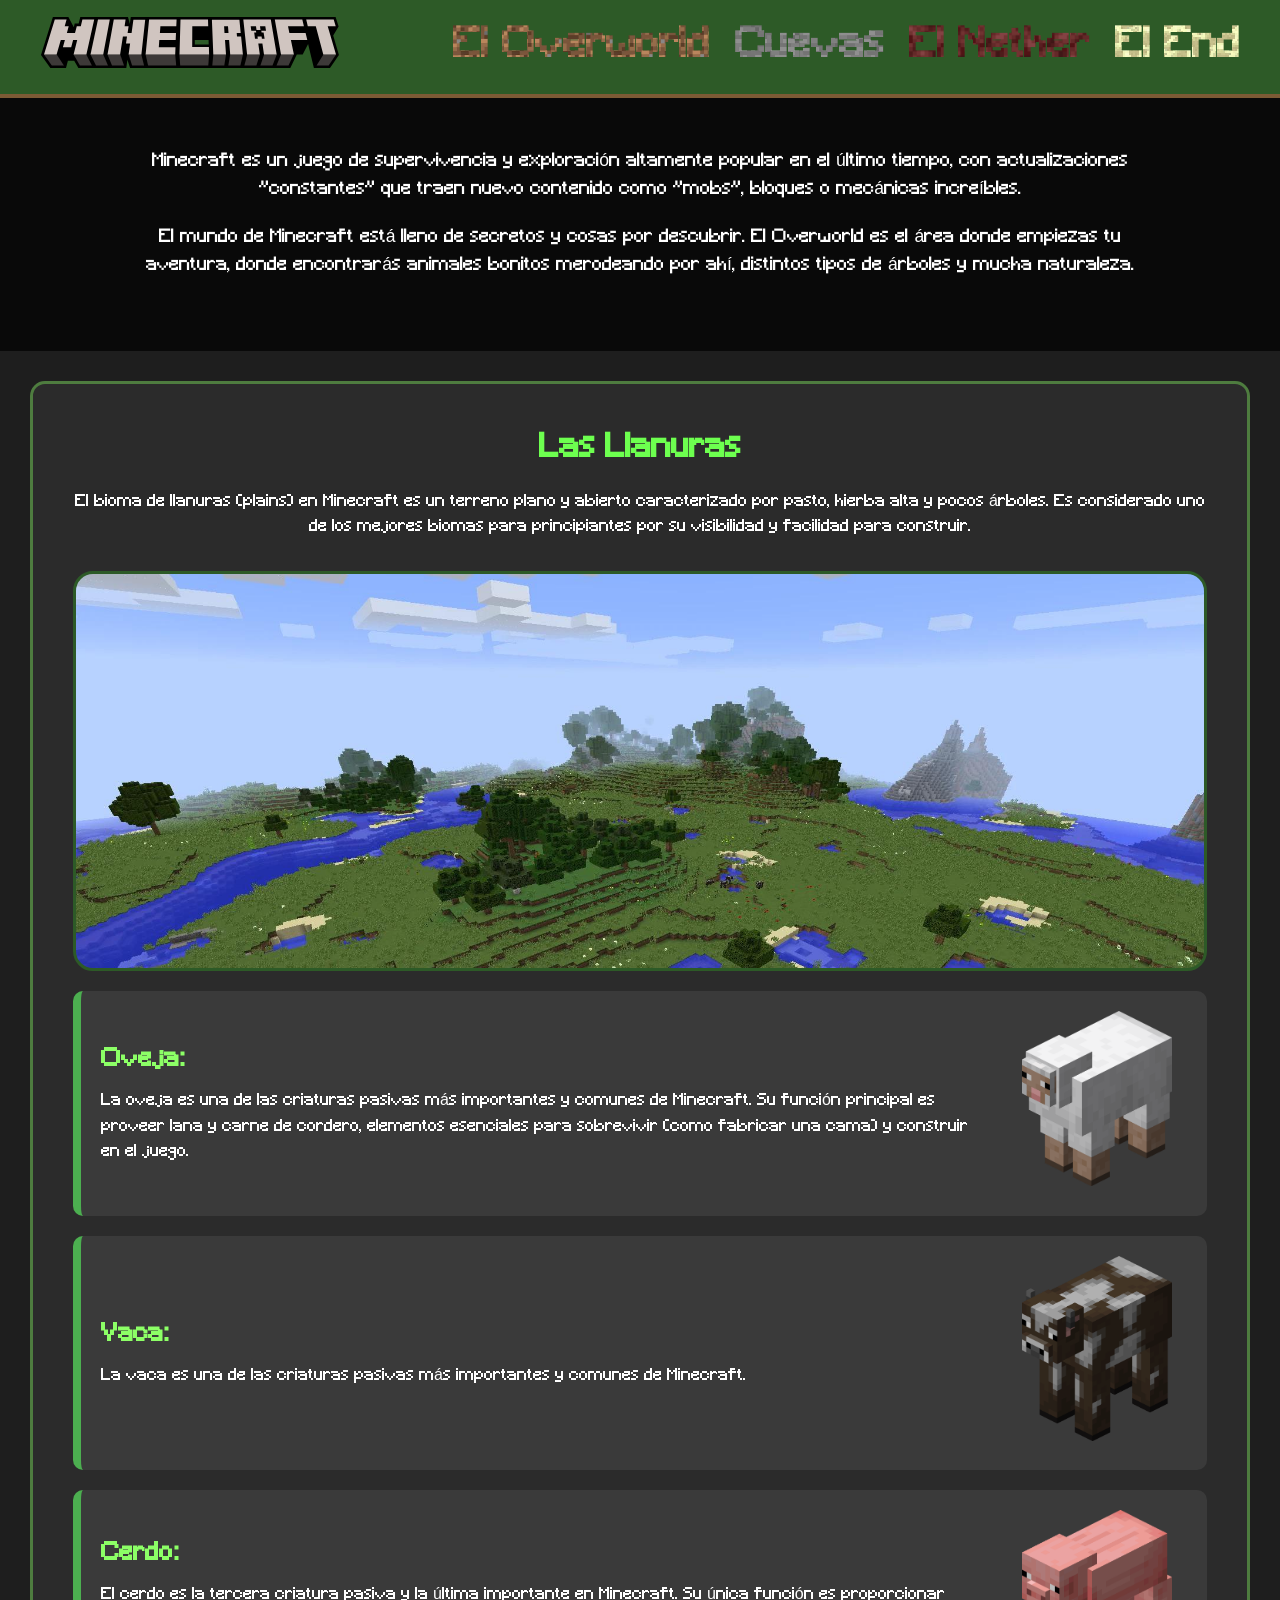
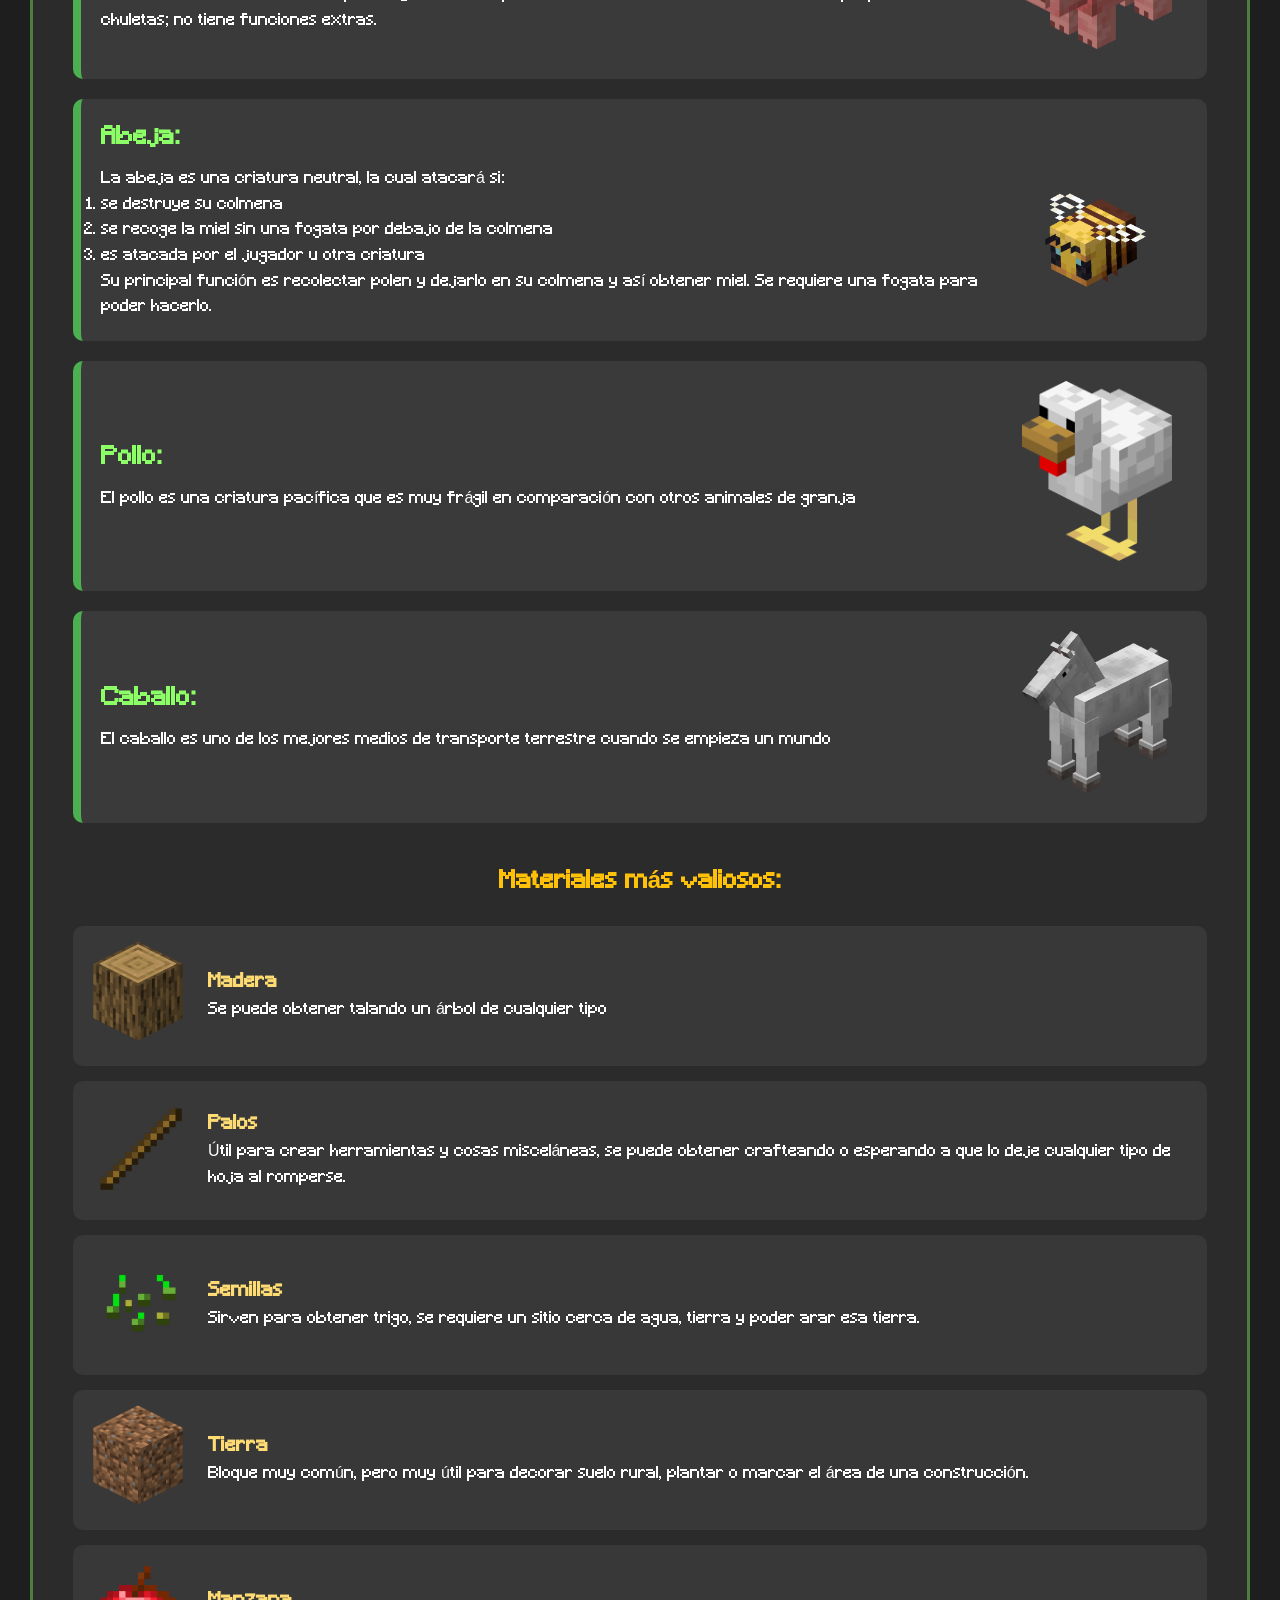
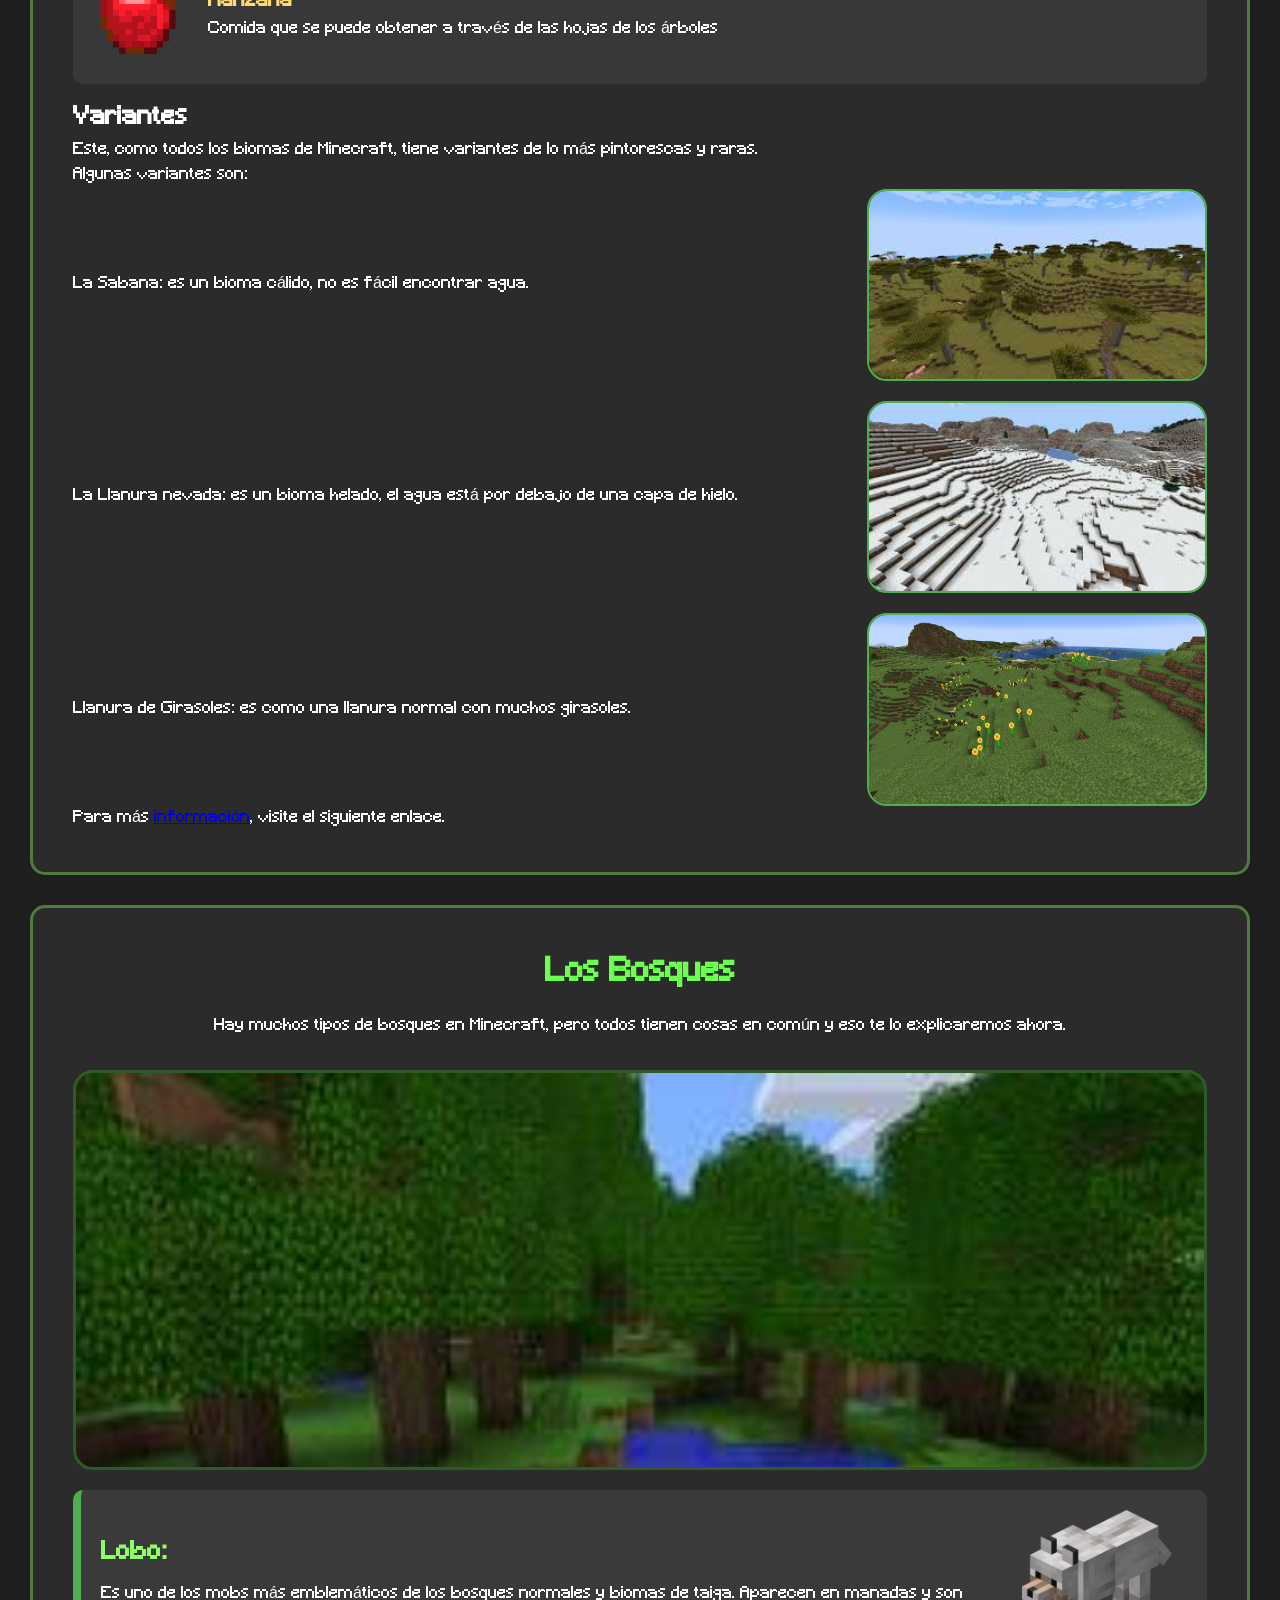
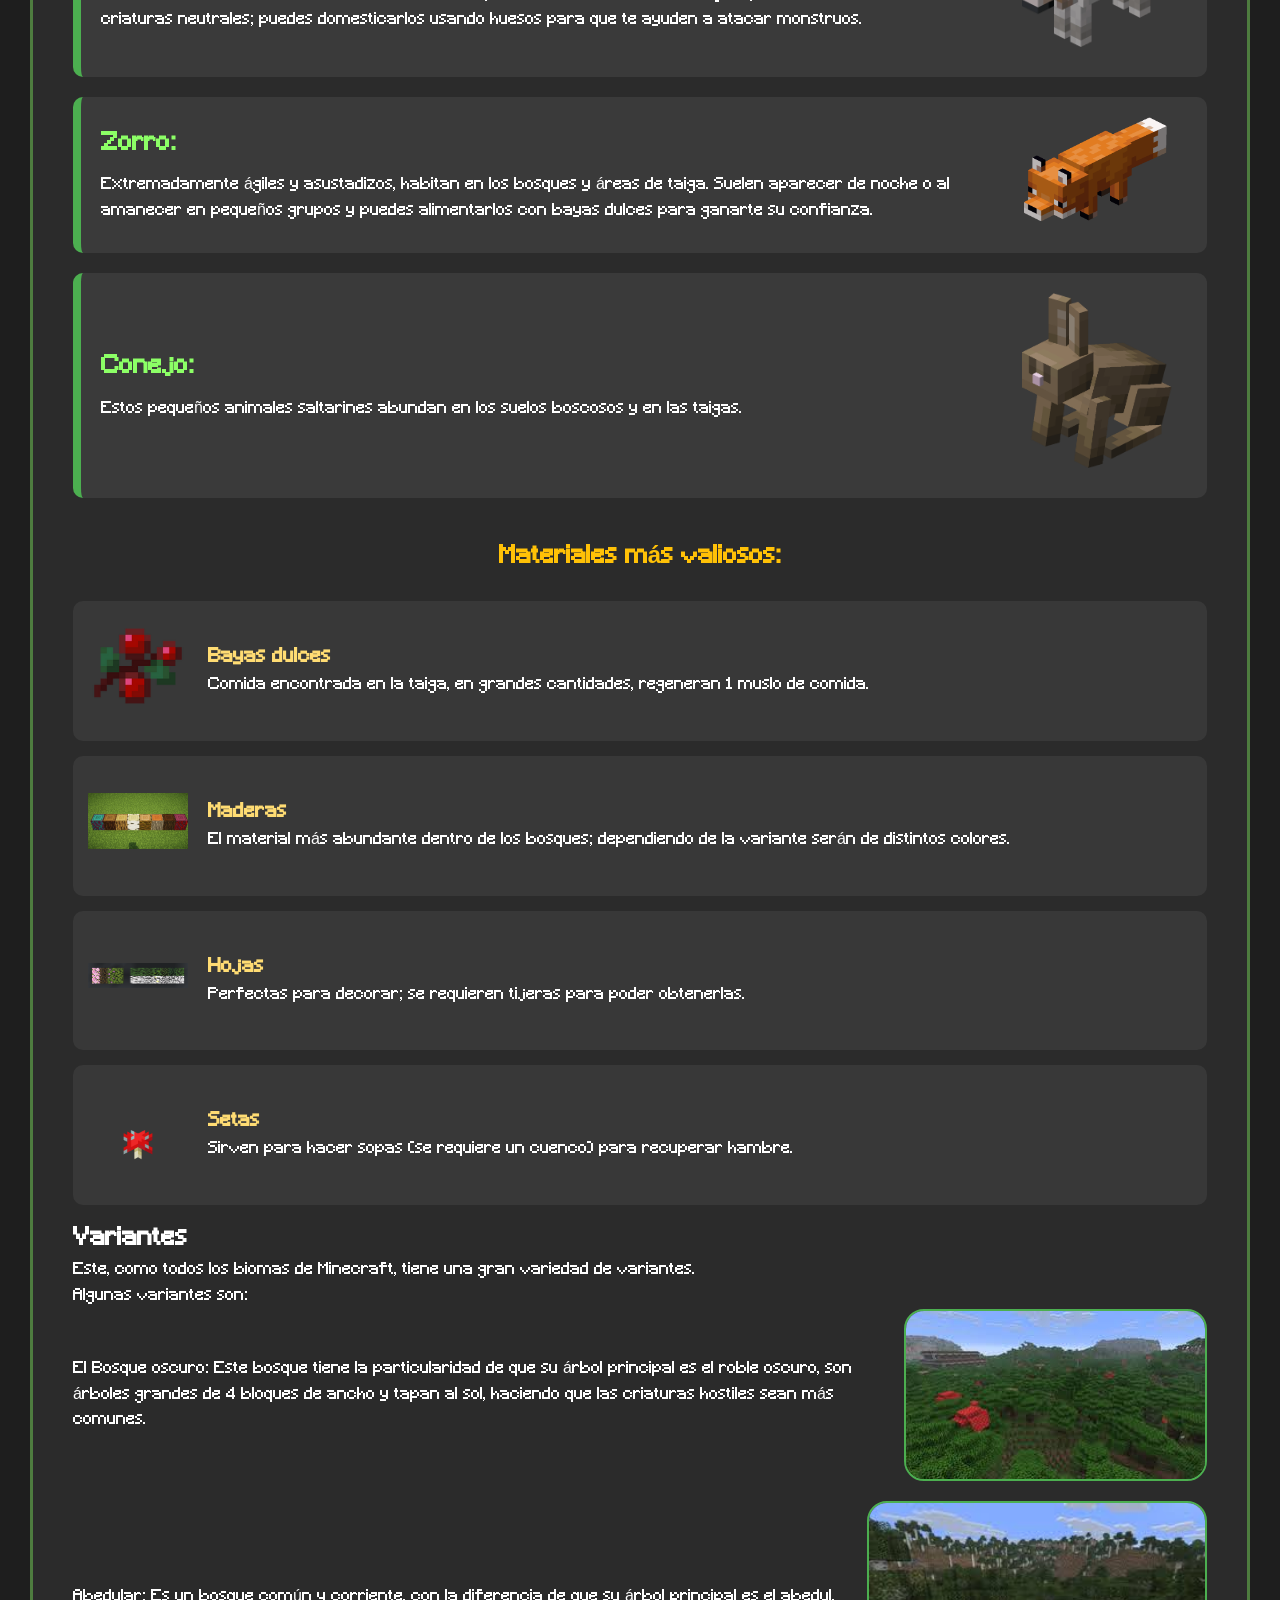
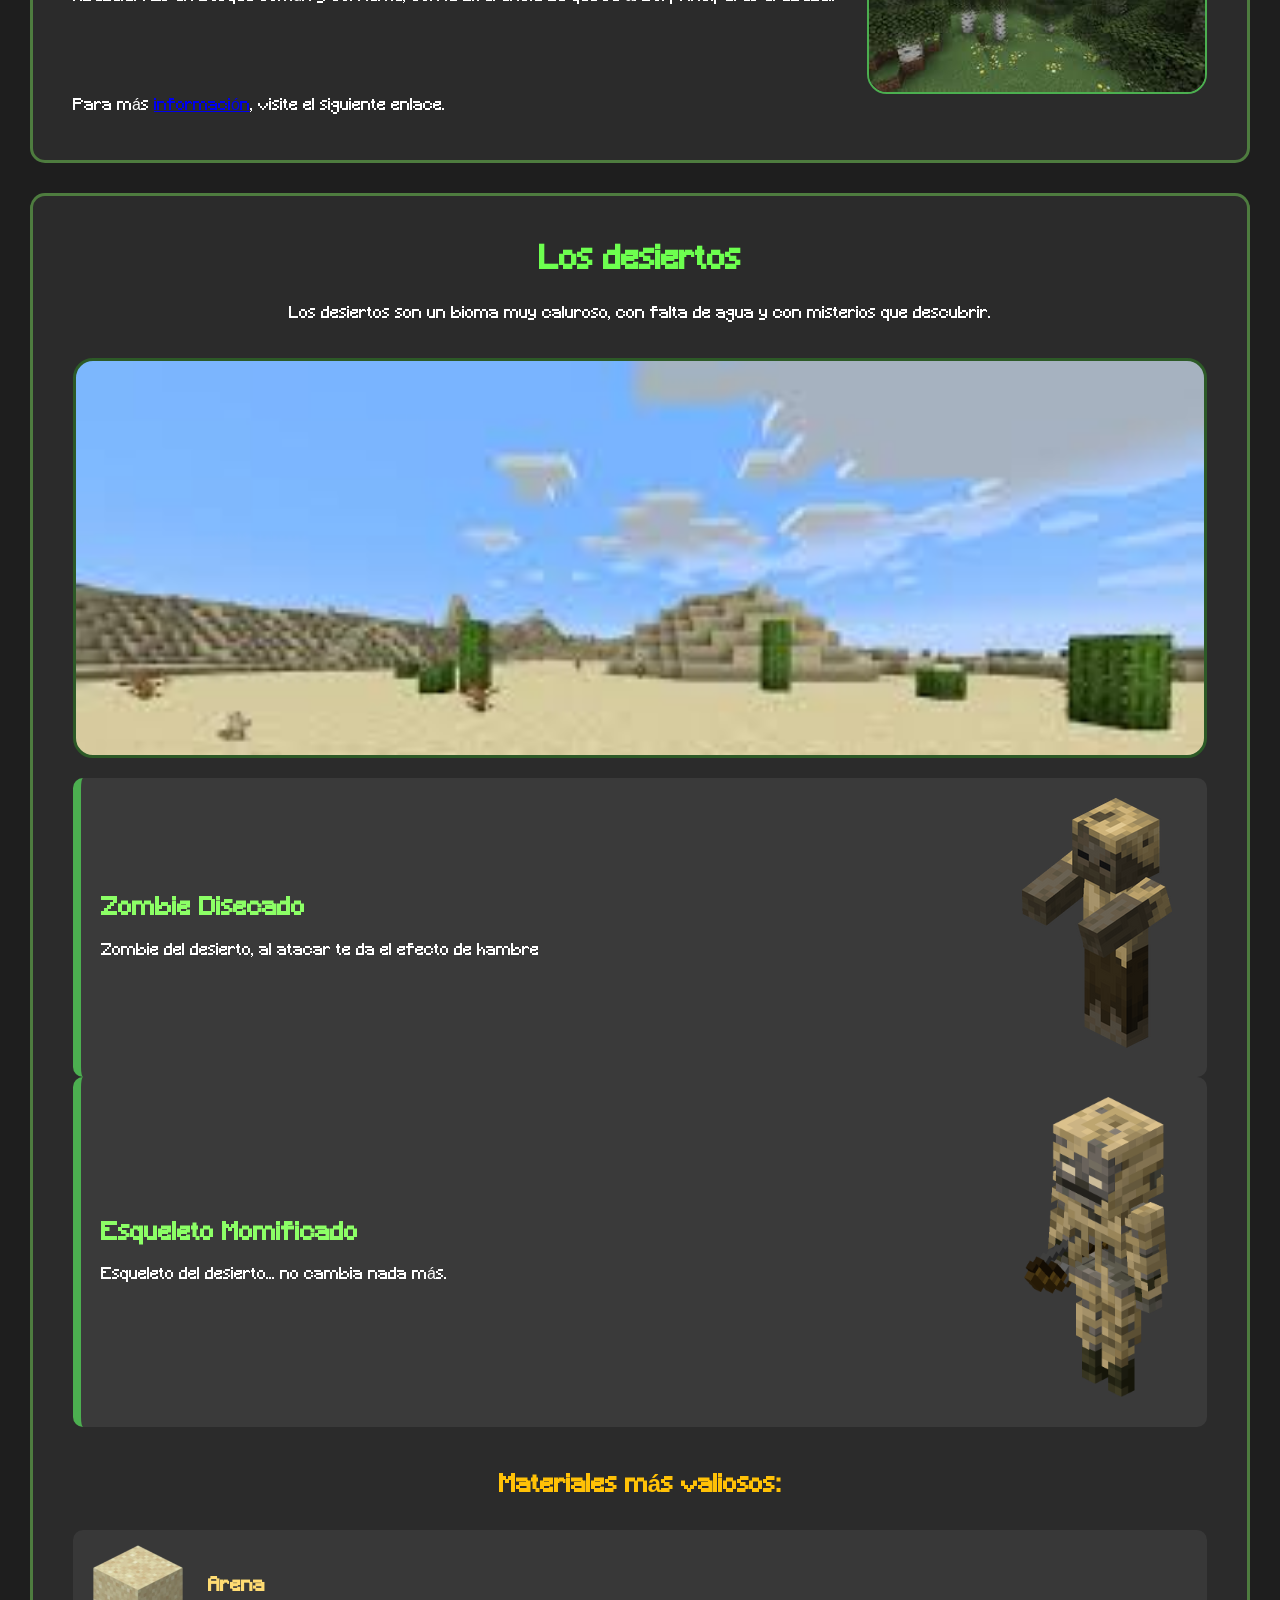
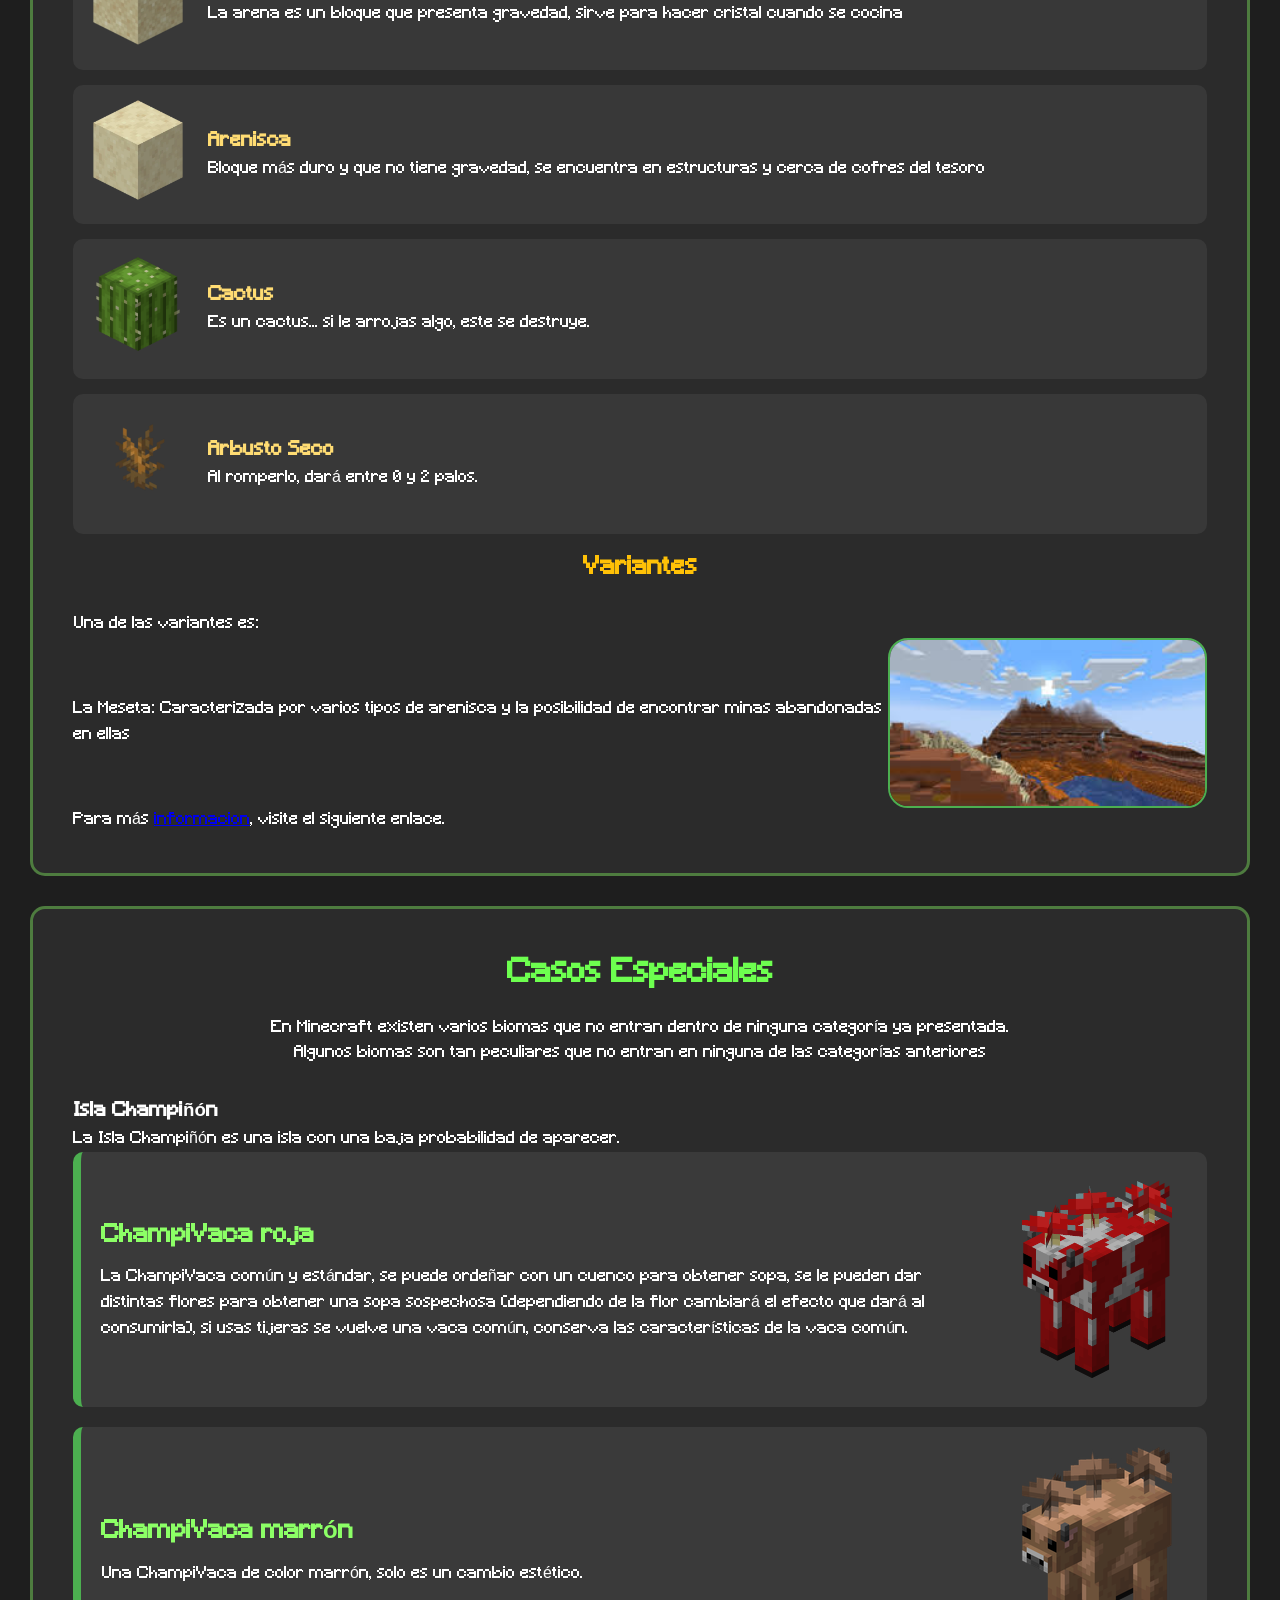
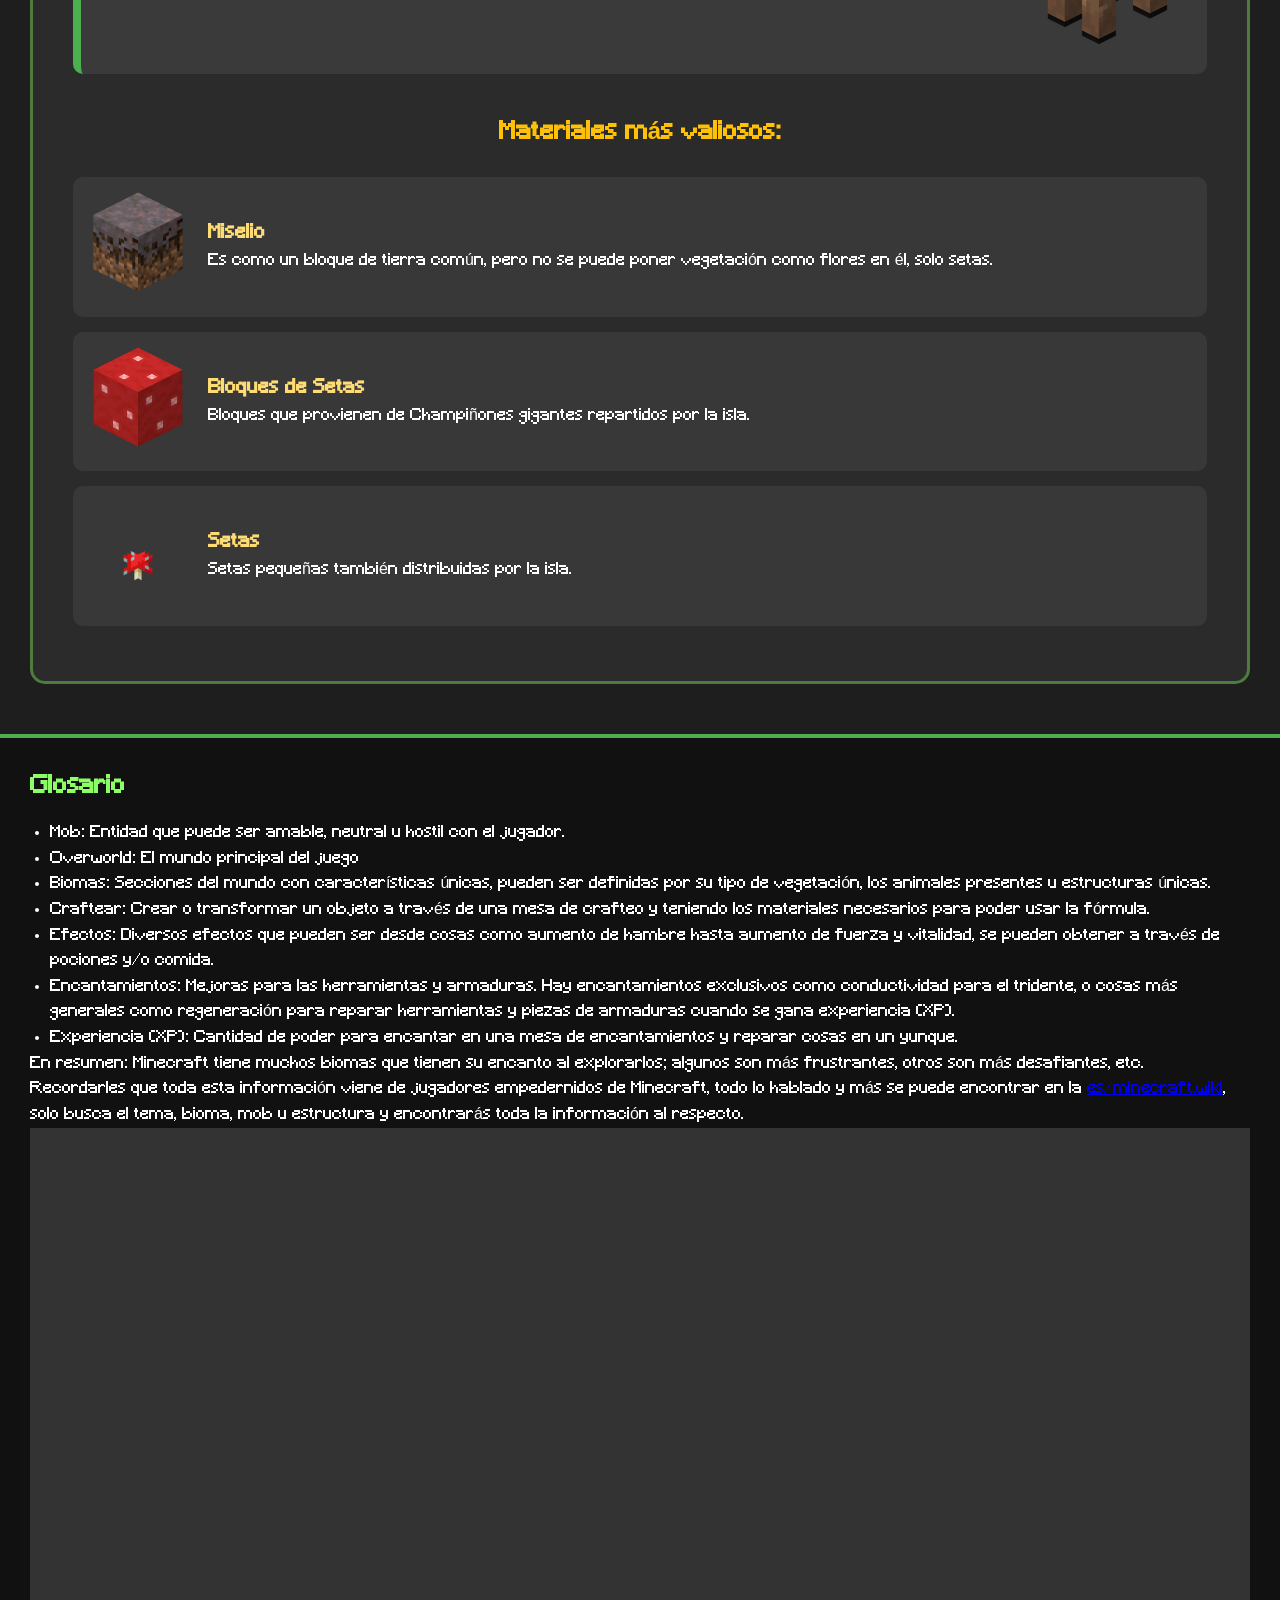
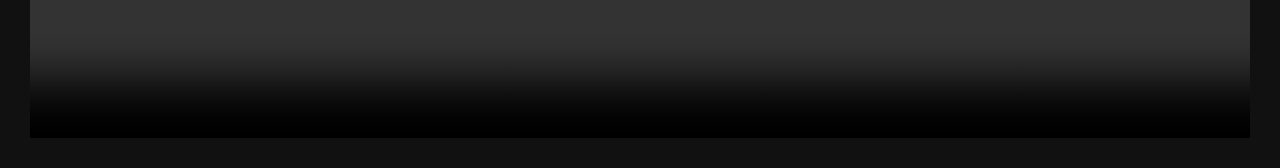
<file: index.html>
<!DOCTYPE html>
<html lang="es">

<head>
    <meta charset="UTF-8">
    <meta name="viewport" content="width=device-width, initial-scale=1.0">
    <link rel="stylesheet" href="static/css/style.css">
    <meta name="author" content="Benjamin Pardo">
    <title>Overworld</title>
</head>

<body class="body-o">
    <header class="header">
        <nav class="navbar">
            <div class="logodiv">
                <a href="https://skmedix.pl/">
                    <img class="logo" alt="logo" src="static/images/logo.svg">
                </a>
            </div>
            <div class="nav-links">
                <a class="select O" href="index.html">El Overworld</a>
                <a class="nig C" href="pages/caves.html">Cuevas</a>
                <a class="nig N" href="pages/nether.html">El Nether</a>
                <a class="nig E" href="pages/end.html">El End</a>
            </div>
        </nav>
    </header>
    <section class="intro-over">
        <div class="intro-over-texto">
            <p>Minecraft es un juego de supervivencia y exploración
                altamente popular en el último tiempo, con actualizaciones
                "constantes" que traen nuevo contenido como "mobs",
                bloques o mecánicas increíbles.
            </p>
            <p>El mundo de Minecraft está lleno de secretos y cosas por descubrir.
                El Overworld es el área donde empiezas tu aventura,
                donde encontrarás animales bonitos merodeando por ahí,
                distintos tipos de árboles y mucha naturaleza.
            </p>
        </div>
    </section>
    <main class="main">
        <section class="bioma-llanura">
            <div class="intro-bioma-over">
                <h2>Las Llanuras</h2>
                <p>El bioma de llanuras (plains) en Minecraft es un terreno plano y abierto caracterizado
                    por pasto, hierba alta y pocos árboles. Es considerado uno de los
                    mejores biomas para principiantes por su visibilidad y facilidad para construir.</p>
            </div>
            <div class="img-bioma">
            </div>
            <div class="elementos-llanura">
                <div class="mobs-over">
                    <div class="mob-over">
                        <div class="texto-mob-over">
                            <h2>Oveja:</h2> <!--descripciones cortas-->
                            <p>La oveja es una de las criaturas pasivas más importantes y comunes de Minecraft.
                                Su función principal es proveer lana y carne de cordero,
                                elementos esenciales para sobrevivir (como fabricar una cama) y construir en el
                                juego.</p> <!--Utiliza ese formato-->
                        </div>
                        <div class="img-mob-over">
                            <img class="mob" src="static/images/oveja.webp"
                                alt="oveja"><!--descripciones como la de arriba-->
                        </div>
                    </div>
                    <div class="mob-over">
                        <div class="texto-mob-over">
                            <h2>Vaca:</h2>
                            <p>La vaca es una de las criaturas pasivas más importantes y comunes de Minecraft.</p>
                        </div>
                        <div class="img-mob-over">
                            <img class="mob" src="static/images/Vaca.png" alt="Vaca">
                        </div>
                    </div>
                    <div class="mob-over">
                        <div class="texto-mob-over">
                            <h2>Cerdo:</h2>
                            <p>El cerdo es la tercera criatura pasiva y la última importante en Minecraft.
                                Su única función es proporcionar chuletas; no tiene funciones extras.
                            </p>
                        </div>
                        <div class="img-mob-over">
                            <img class="mobC" src="static/images/cerdo.webp" alt="Cerdo">
                        </div>
                    </div>
                    <div class="mob-over">
                        <div class="texto-mob-over">
                            <h2>Abeja:</h2>
                            <p>La abeja es una criatura neutral, la cual atacará si:</p>
                            <ol>
                                <li>
                                    se destruye su colmena
                                </li>
                                <li>
                                    se recoge la miel sin una fogata por debajo de la colmena
                                </li>
                                <li>
                                    es atacada por el jugador u otra criatura
                                </li>
                            </ol>
                            <p>
                                Su principal función es recolectar polen y dejarlo en su colmena
                                y así obtener miel. Se requiere una fogata para poder hacerlo.
                            </p>
                        </div>
                        <div class="img-mob-over">
                            <img src="static/images/bee.gif" alt="abeja">
                        </div>
                    </div>
                    <div class="mob-over">
                        <div class="texto-mob-over">
                            <h2>Pollo:</h2>
                            <p>
                                El pollo es una criatura pacífica que es muy
                                frágil en comparación con otros animales de granja
                            </p>
                        </div>
                        <div class="img-mob-over">
                            <img src="static/images/pollo.png" alt="pollo">
                        </div>
                    </div>
                    <div class="mob-over">
                        <div class="texto-mob-over">
                            <h2>Caballo:</h2>
                            <p>
                                El caballo es uno de los mejores medios de transporte terrestre cuando se
                                empieza un mundo
                            </p>
                        </div>
                        <div class="img-mob-over">
                            <img src="static/images/horse.webp" alt="caballo">
                        </div>
                    </div>
                </div>
                <div class="mats">
                    <h2>Materiales más valiosos:</h2>
                    <div class="Material">
                        <div class="img-mats-over">
                            <img src="static/images/tronco.png" alt="tronco">
                        </div>
                        <div class="texto-mats-over">
                            <h3>Madera</h3>
                            <p>Se puede obtener talando un árbol de cualquier tipo</p>
                        </div>
                    </div>
                    <div class="Material">
                        <div class="img-mats-over">
                            <img src="static/images/palo.webp" alt="palo">
                        </div>
                        <div class="texto-mats-over">
                            <h3>Palos</h3>
                            <p>Útil para crear herramientas y cosas misceláneas,
                                se puede obtener crafteando o esperando a que lo deje cualquier
                                tipo de hoja al romperse.</p>
                        </div>
                    </div>
                    <div class="Material">
                        <div class="img-mats-over">
                            <img src="static/images/seeds.webp" alt="seeds">
                        </div>
                        <div class="texto-mats-over">
                            <h3>Semillas</h3>
                            <p>Sirven para obtener trigo, se requiere un sitio cerca de agua, tierra y poder arar
                                esa tierra.</p>
                        </div>
                    </div>
                    <div class="Material">
                        <div class="img-mats-over">
                            <img src="static/images/dirt.webp" alt="tierra">
                        </div>
                        <div class="texto-mats-over">
                            <h3>Tierra</h3>
                            <p>Bloque muy común, pero muy útil para decorar suelo rural, plantar o marcar el área de
                                una construcción.
                            </p>
                        </div>
                    </div>
                    <div class="Material">
                        <div class="img-mats-over">
                            <img src="static/images/apple.png" alt="manzana">
                        </div>
                        <div class="texto-mats-over">
                            <h3>Manzana</h3>
                            <p>Comida que se puede obtener a través de las hojas de los árboles</p>
                        </div>
                    </div>
                </div>
                <div class="variantes">
                    <h2>Variantes</h2>
                    <p>
                        Este, como todos los biomas de Minecraft, tiene variantes de lo más pintorescas y raras.
                    </p>
                    <p>Algunas variantes son:</p>
                    <ul>
                        <li>
                            La Sabana: es un bioma cálido, no es fácil encontrar agua.
                            <img class="variante" src="static/images/sabana.jfif" alt="sabana">
                        </li>
                        <li>
                            La Llanura nevada: es un bioma helado, el agua está por debajo de una capa de hielo.
                            <img class="variante" src="static/images/llanura-nevada.jfif" alt="snow-plains">
                        </li>
                        <li>
                            Llanura de Girasoles: es como una llanura normal con muchos girasoles.
                            <img class="variante" src="static/images/sun-plains.png" alt="sun-plains">
                        </li>
                    </ul>
                    <p>Para más <a href="https://es.minecraft.wiki/w/Llanura" target="_blank">información</a>,
                        visite el siguiente enlace.</p>
                </div>
            </div>
        </section>
        <section class="bioma-bosques">
            <div class="intro-bioma-over">
                <h2>Los Bosques</h2>
                <p>Hay muchos tipos de bosques en Minecraft, pero todos tienen cosas en común
                    y eso te lo explicaremos ahora.</p>
            </div>
            <div class="img-bioma-b">
            </div>
            <div class="elementos-Bosque">
                <div class="mobs-over">
                    <div class="mob-over">
                        <div class="texto-mob-over">
                            <h2>Lobo: </h2>
                            <p>Es uno de los mobs más emblemáticos de los bosques normales
                                y biomas de taiga. Aparecen en manadas y son criaturas
                                neutrales; puedes domesticarlos usando huesos para que te ayuden a atacar monstruos.
                            </p>
                        </div>
                        <div class="img-mob-over">
                            <img src="static/images/Wolf.webp" alt="Lobo">
                        </div>
                    </div>
                    <div class="mob-over">
                        <div class="texto-mob-over">
                            <h2>Zorro: </h2>
                            <p>Extremadamente ágiles y asustadizos, habitan en los bosques y áreas de taiga. Suelen
                                aparecer de noche o al amanecer en pequeños grupos y puedes
                                alimentarlos con bayas dulces para ganarte su confianza.</p>
                        </div>
                        <div class="img-mob-over">
                            <img src="static/images/Fox.webp" alt="fox">
                        </div>
                    </div>
                    <div class="mob-over">
                        <div class="texto-mob-over">
                            <h2>Conejo: </h2>
                            <p>Estos pequeños animales saltarines abundan en los suelos
                                boscosos y en las taigas.</p>
                        </div>
                        <div class="img-mob-over">
                            <img src="static/images/conejo.webp" alt="Conejo">
                        </div>
                    </div>
                </div>
                <div class="mats">
                    <h2>Materiales más valiosos:</h2>
                    <div class="Material">
                        <div class="img-mats-over">
                            <img src="static/images/bayas-dulces.png" alt="bayas-dulces">
                        </div>
                        <div class="texto-mats-over">
                            <h3>Bayas dulces</h3>
                            <p>Comida encontrada en la taiga, en
                                grandes cantidades, regeneran 1 muslo de comida.</p>
                        </div>
                    </div>
                    <div class="Material">
                        <div class="img-mats-over">
                            <img src="static/images/maderas.jpg" alt="maderas">
                        </div>
                        <div class="texto-mats-over">
                            <h3>Maderas</h3>
                            <p>El material más abundante dentro de los bosques;
                                dependiendo de la variante serán de distintos colores.
                            </p>
                        </div>
                    </div>
                    <div class="Material">
                        <div class="img-mats-over">
                            <img src="static/images/hojas.PNG" alt="hojas">
                        </div>
                        <div class="texto-mats-over">
                            <h3>Hojas</h3>
                            <p>Perfectas para decorar; se requieren tijeras para poder obtenerlas.</p>
                        </div>
                    </div>
                    <div class="Material">
                        <div class="img-mats-over">
                            <img src="static/images/champi.png" alt="materiales">
                        </div>
                        <div class="texto-mats-over">
                            <h3>Setas</h3>
                            <p>Sirven para hacer sopas (se requiere un cuenco) para recuperar hambre.</p>
                        </div>
                    </div>
                </div>
                <div class="variantes">
                    <h2>Variantes</h2>
                    <p>Este, como todos los biomas de Minecraft, tiene una gran variedad de variantes.</p>
                    <p>Algunas variantes son:</p>
                    <ul>
                        <li>
                            El Bosque oscuro: Este bosque tiene la particularidad de que
                            su árbol principal es el roble oscuro, son árboles grandes de 4 bloques de ancho
                            y tapan al sol, haciendo que las criaturas hostiles sean más comunes.
                            <img class="variante" src="static/images/bosque-oscuro.jfif" alt="Bosque-oscuro">
                        </li>
                        <li>
                            Abedular: Es un bosque común y corriente, con la diferencia
                            de que su árbol principal es el abedul.
                            <img class="variante" src="static/images/abedular.jfif" alt="Abedular">
                        </li>
                    </ul>
                    <p>Para más <a href="https://es.minecraft.wiki/w/Bosques" target="_blank">información</a>,
                        visite el siguiente enlace.</p>
                </div>
            </div>
        </section>
        <section class="bioma-desiertos">
            <div class="intro-bioma-over">
                <h2>Los desiertos</h2>
                <p>Los desiertos son un bioma muy caluroso, con falta de agua y con misterios que descubrir.</p>
            </div>
            <div class="img-bioma-d">
            </div>
            <div class="elementos-desiertos">
                <div class="mobs-over">
                    <div class="mob-over">
                        <div class="texto-mob-over">
                            <h2>Zombie Disecado</h2>
                            <p>Zombie del desierto, al atacar te da el efecto de hambre</p>
                        </div>
                        <div class="img-mob-over">
                            <img src="static/images/zombei.png" alt="zombie-desierto">
                        </div>
                    </div>
                </div>
                <div class="mobs-over">
                    <div class="mob-over">
                        <div class="texto-mob-over">
                            <h2>Esqueleto Momificado</h2>
                            <p>Esqueleto del desierto... no cambia nada más.</p>
                        </div>
                        <div class="img-mob-over">
                            <img src="static/images/momifiado.png" alt="esquelto-desierto">
                        </div>
                    </div>
                </div>
                <div class="mats">
                    <h2>Materiales más valiosos:</h2>
                    <div class="Material">
                        <div class="img-mats-over">
                            <img src="static/images/Arena.webp" alt="materiales">
                        </div>
                        <div class="texto-mats-over">
                            <h3>Arena</h3>
                            <p>
                                La arena es un bloque que presenta gravedad, sirve para hacer cristal cuando se cocina
                            </p>
                        </div>
                    </div>
                    <div class="Material">
                        <div class="img-mats-over">
                            <img src="static/images/arenisca.webp" alt="materiales">
                        </div>
                        <div class="texto-mats-over">
                            <h3>Arenisca</h3>
                            <p>Bloque más duro y que no tiene gravedad, se encuentra en estructuras y cerca de
                                cofres del tesoro</p>
                        </div>
                    </div>
                    <div class="Material">
                        <div class="img-mats-over">
                            <img src="static/images/Cactus.png" alt="materiales">
                        </div>
                        <div class="texto-mats-over">
                            <h3>Cactus</h3>
                            <p>Es un cactus... si le arrojas algo, este se destruye.</p>
                        </div>
                    </div>
                    <div class="Material">
                        <div class="img-mats-over">
                            <img src="static/images/Arbusto_muerto.webp" alt="materiales">
                        </div>
                        <div class="texto-mats-over">
                            <h3>Arbusto Seco</h3>
                            <p>Al romperlo, dará entre 0 y 2 palos.</p>
                        </div>
                    </div>
                    <div class="variantes">
                        <h2>Variantes</h2>
                        <p>Una de las variantes es:</p>
                        <ul>
                            <li>
                                La Meseta: Caracterizada por varios tipos de arenisca y la posibilidad de encontrar
                                minas abandonadas en ellas
                                <img class="variante" src="static/images/mezera.jfif" alt="meseta">
                            </li>
                        </ul>
                        <p>Para más <a href="https://es.minecraft.wiki/w/Desierto" target="_blank">informacion</a>,
                            visite el siguiente enlace.</p>
                    </div>
                </div>
            </div>
        </section>
        <section class="bioma-Raros">
            <div class="intro-bioma-over">
                <h2>Casos Especiales</h2>
                <p>En Minecraft existen varios biomas que no entran dentro de ninguna categoría ya presentada.</p>
                <p>Algunos biomas son tan peculiares que no entran en ninguna de las categorías anteriores</p>
            </div>
            <div class="Bioma raro">
                <h3>Isla Champiñón</h3>
                <p>La Isla Champiñón es una isla con una baja probabilidad de aparecer.</p>
                <div class="mobs-over"><!--Agrega solo lo exclusivo del bioma-->
                    <div class="mob-over">
                        <div class="texto-mob-over">
                            <h2>ChampiVaca roja</h2>
                            <p>La ChampiVaca común y estándar, se puede ordeñar con un cuenco para obtener sopa,
                                se le pueden dar distintas flores para obtener una
                                sopa sospechosa (dependiendo de la flor cambiará el efecto que dará al consumirla),
                                si usas
                                tijeras se vuelve una vaca común, conserva las características de la vaca común.</p>
                        </div>
                        <div class="img-mob-over">
                            <img src="static/images/champicow.webp" alt="Champi-Vaca-roja">
                        </div>
                    </div>
                    <div class="mob-over">
                        <div class="texto-mob-over">
                            <h2>ChampiVaca marrón</h2>
                            <p>Una ChampiVaca de color marrón, solo es un cambio estético.</p>
                        </div>
                        <div class="img-mob-over">
                            <img src="static/images/champinigger.png" alt="Champi-Vaca-marron">
                        </div>
                    </div>
                </div>
                <div class="mats">
                    <h2>Materiales más valiosos:</h2>
                    <div class="Material">
                        <div class="img-mats-over">
                            <img src="static/images/Mycelium_JE3_BE3.png" alt="materiales">
                        </div>
                        <div class="texto-mats-over">
                            <h3>Miselio</h3>
                            <p>Es como un bloque de tierra común, pero no se puede poner vegetación como flores en
                                él, solo setas.</p>
                        </div>
                    </div>
                    <div class="Material">
                        <div class="img-mats-over">
                            <img src="static/images/Red_Mushroom_Block_29_JE2_BE2.webp" alt="materiales">
                        </div>
                        <div class="texto-mats-over">
                            <h3>Bloques de Setas</h3>
                            <p>Bloques que provienen de Champiñones gigantes repartidos por la isla.</p>
                        </div>
                    </div>
                    <div class="Material">
                        <div class="img-mats-over">
                            <img src="static/images/champi.png" alt="materiales">
                        </div>
                        <div class="texto-mats-over">
                            <h3>Setas</h3>
                            <p>Setas pequeñas también distribuidas por la isla.</p>
                        </div>
                    </div>
                </div>
            </div>

        </section>
    </main>
    <footer class="diccionario-over">
        <h2>Glosario</h2>
        <ul>
            <li>
                Mob: Entidad que puede ser amable, neutral u hostil con el jugador.
            </li>
            <li>
                Overworld: El mundo principal del juego
            </li>
            <li>
                Biomas: Secciones del mundo con características únicas,
                pueden ser definidas por su tipo de vegetación, los animales presentes u estructuras únicas.
            </li>
            <li>
                Craftear: Crear o transformar un objeto a través de una mesa de crafteo
                y teniendo los materiales necesarios para poder usar la fórmula.
            </li>
            <li>
                Efectos: Diversos efectos que pueden ser desde cosas como aumento de hambre hasta aumento de fuerza y
                vitalidad, se pueden obtener a través de pociones y/o comida.
            </li>
            <li>
                Encantamientos: Mejoras para las herramientas y armaduras. Hay encantamientos exclusivos como
                conductividad
                para el tridente, o cosas más generales como regeneración para reparar herramientas y piezas de
                armaduras cuando se gana experiencia (XP).
            </li>
            <li>
                Experiencia (XP): Cantidad de poder para encantar en una mesa de encantamientos y reparar cosas en un
                yunque.
            </li>
        </ul>
        <p>En resumen: Minecraft tiene muchos biomas que tienen su encanto al explorarlos; algunos son más frustrantes,
            otros son más desafiantes, etc.</p>
        <p>Recordarles que toda esta información viene de jugadores empedernidos de Minecraft, todo lo hablado y más se
            puede encontrar en la <a href="https://es.minecraft.wiki/" target="_blank"
                class="link-wiki">es/minecraft.wiki</a>, solo busca el tema, bioma, mob u estructura y encontrarás toda
            la información al respecto.</p>
        <video controls id="Video"> <source src="static/video/YTDown_YouTube_Minecraft-en-1-minuto_Media_kSv6qlPtvR0_001_720p.mp4" type="video/mp4"></video>
    </footer>
    <div id="transicion"></div>
    <script src="static/js/script.js"></script>
    <audio id="portalSound" src="static/audio/portal.mp3"></audio>
    <audio id="endMusic" src="static/audio/end-theme.mp3"></audio>
</body>

</html>
</file>
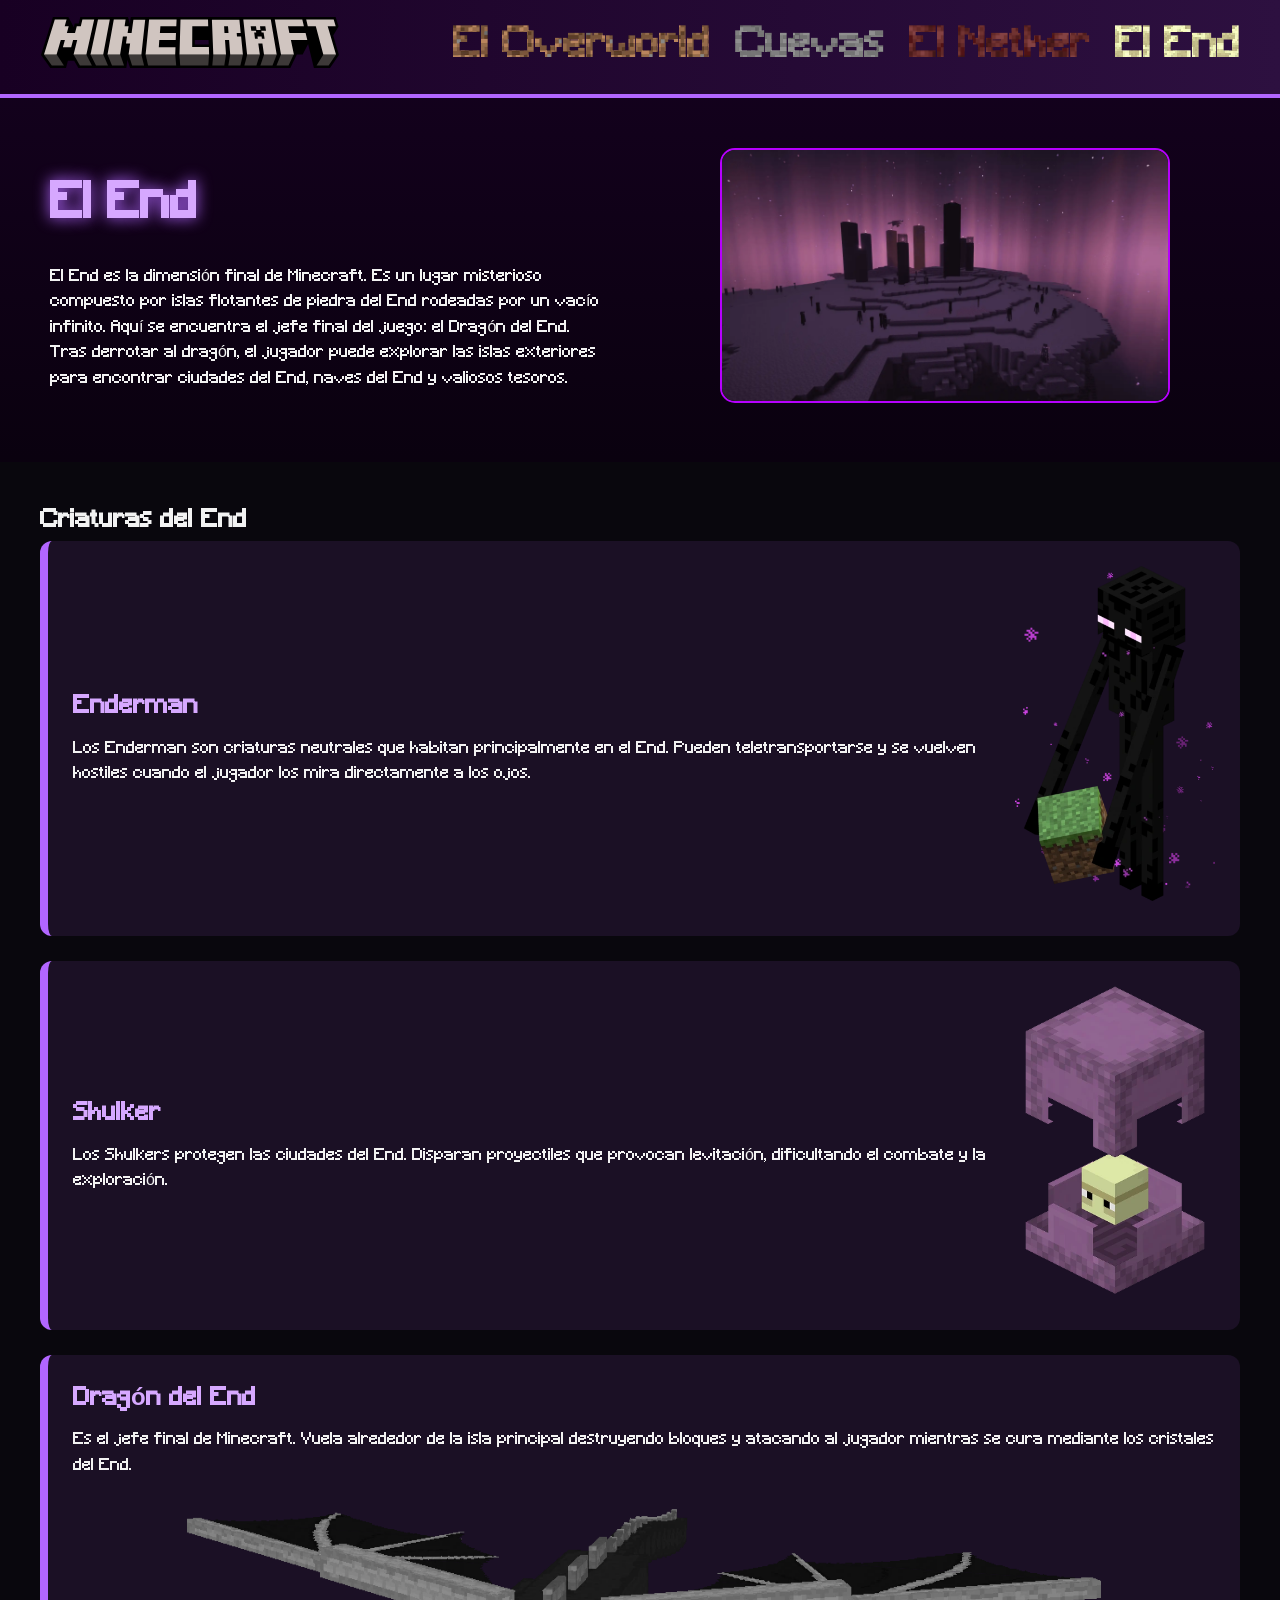
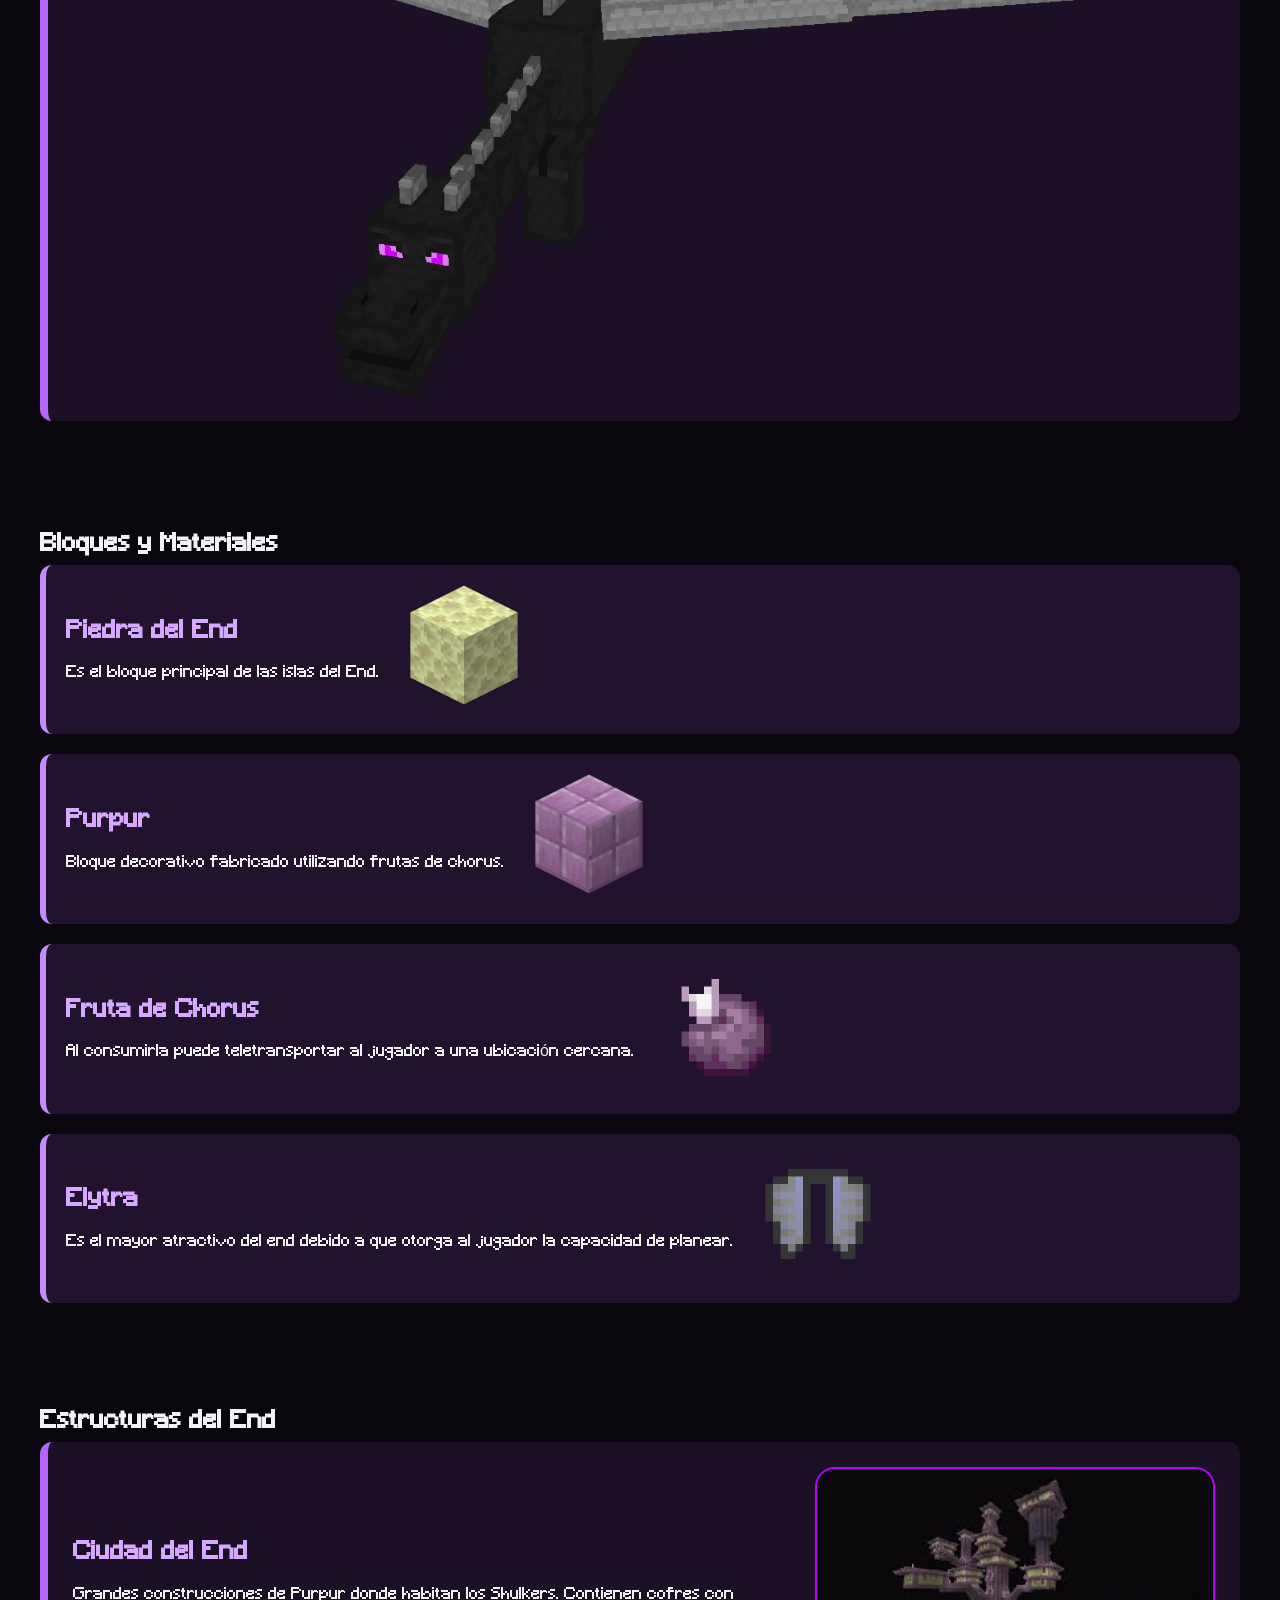
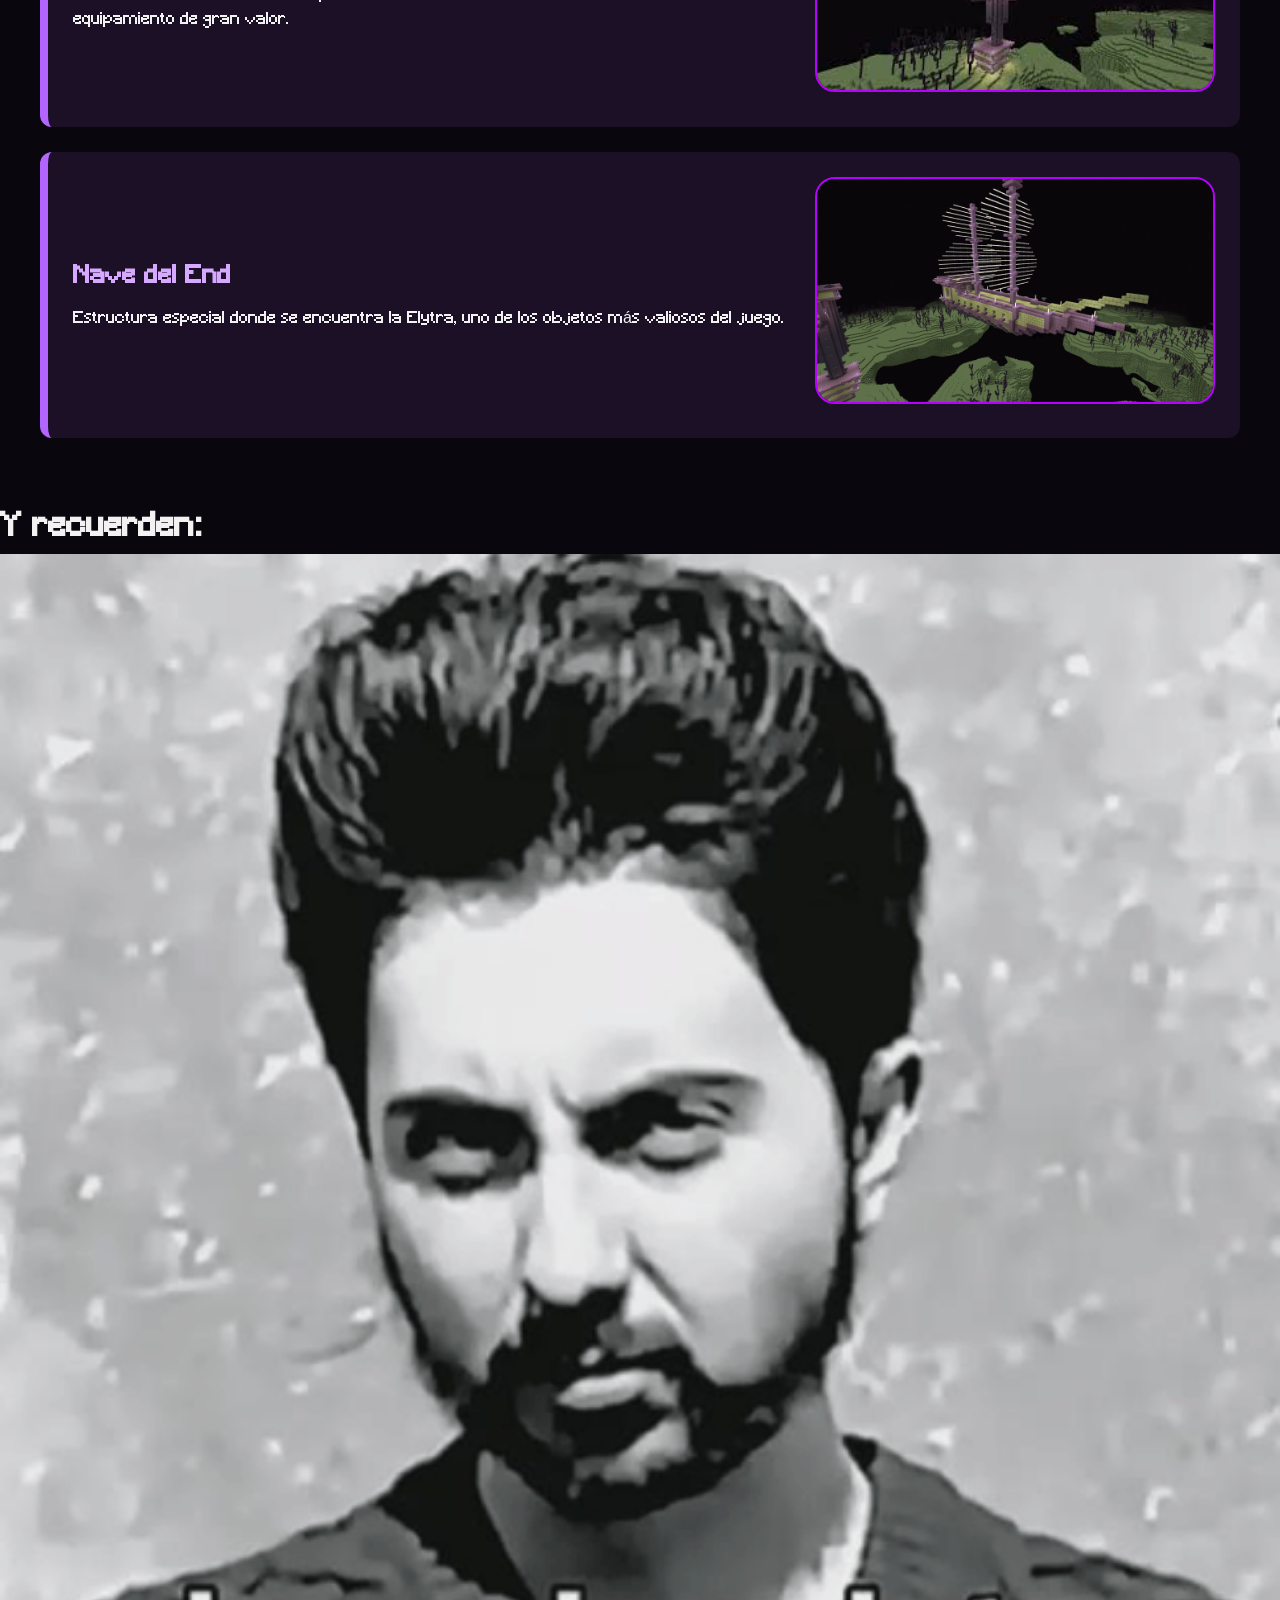
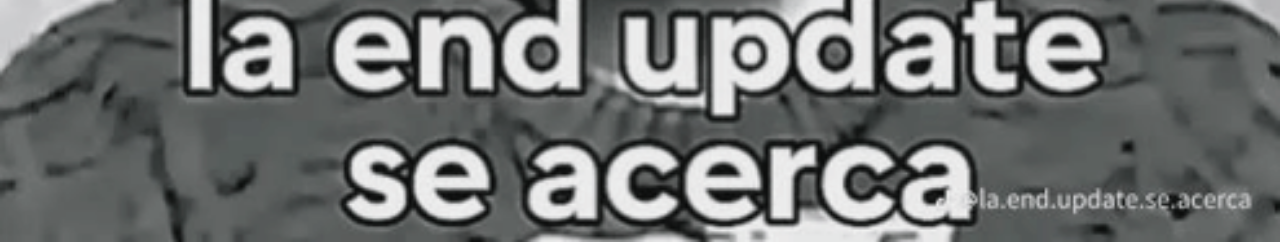
<file: pages/end.html>
<!DOCTYPE html>
<html lang="es">

<head>
    <meta charset="UTF-8">
    <meta name="viewport" content="width=device-width, initial-scale=1.0">
    <meta name="author" content="Ignacio Orellana">
    <link rel="stylesheet" href="../static/css/style.css">
    <title>El End</title>
</head>

<body class="body-e">

    <header class="header-e">
        <nav class="navbar-e">
            <div class="logodiv">
                <a href="https://skmedix.pl/">
                    <img class="logo" src="../static/images/logo.svg" alt="Logo">
                </a>
            </div>
            <div class="nav-links-e">
                <a class="nig O" href="../index.html">El Overworld</a>
                <a class="nig C" href="../pages/caves.html">Cuevas</a>
                <a class="nig N" href="../pages/nether.html">El Nether</a>
                <a class="select E" href="../pages/end.html">El End</a>
            </div>
        </nav>
    </header>
    <main class="main-e">
        <section class="intro-end">
            <div class="intro-end-texto">
                <h1>El End</h1>
                <p>
                    El End es la dimensión final de Minecraft. Es un lugar misterioso
                    compuesto por islas flotantes de piedra del End rodeadas por un vacío
                    infinito. Aquí se encuentra el jefe final del juego: el Dragón del End.
                </p>
                <p>
                    Tras derrotar al dragón, el jugador puede explorar las islas exteriores
                    para encontrar ciudades del End, naves del End y valiosos tesoros.
                </p>
            </div>
            <div class="intro-end-imagen">
                <img class="estruc-e" src="../static/images/end.webp" alt="El End">
            </div>
        </section>
        <section class="criaturas-end">
            <div class="titulo-end">
                <h2>Criaturas del End</h2>
            </div>
            <div class="end-criatura">
                <div class="texto-criatura-end">
                    <h2>Enderman</h2>
                    <p>
                        Los Enderman son criaturas neutrales que habitan principalmente
                        en el End. Pueden teletransportarse y se vuelven hostiles cuando
                        el jugador los mira directamente a los ojos.
                    </p>
                </div>
                <div class="img-criatura-end">
                    <img src="../static/images/Enderman.webp" alt="Enderman">
                </div>
            </div>
            <div class="end-criatura">
                <div class="texto-criatura-end">
                    <h2>Shulker</h2>
                    <p>
                        Los Shulkers protegen las ciudades del End. Disparan proyectiles
                        que provocan levitación, dificultando el combate y la exploración.
                    </p>
                </div>
                <div class="img-criatura-end">
                    <img src="../static/images/Shulker.webp" alt="Shulker">
                </div>
            </div>
            <div class="end-criatura-f">
                <div class="texto-criatura-end">
                    <h2>Dragón del End</h2>
                    <p>
                        Es el jefe final de Minecraft. Vuela alrededor de la isla principal
                        destruyendo bloques y atacando al jugador mientras se cura mediante
                        los cristales del End.
                    </p>
                </div>
                <div class="img-criatura-end boss">
                    <img class="boss" src="../static/images/Ender_dragon.webp" alt="Dragón del End">
                </div>
            </div>
        </section>
        <section class="bloques-end">
            <div class="titulo-end">
                <h2>Bloques y Materiales</h2>
            </div>
            <div class="item-end">
                <div class="texto-item-end">
                    <h2>Piedra del End</h2>
                    <p>
                        Es el bloque principal de las islas del End.
                    </p>
                </div>
                <div class="img-item-end">
                    <img src="../static/images/piedra-end.png" alt="Piedra del End">
                </div>
            </div>
            <div class="item-end">
                <div class="texto-item-end">
                    <h2>Purpur</h2>
                    <p>
                        Bloque decorativo fabricado utilizando frutas de chorus.
                    </p>
                </div>
                <div class="img-item-end">
                    <img src="../static/images/Purpur.png" alt="Purpur">
                </div>
            </div>
            <div class="item-end">
                <div class="texto-item-end">
                    <h2>Fruta de Chorus</h2>
                    <p>
                        Al consumirla puede teletransportar al jugador a una ubicación cercana.
                    </p>
                </div>
                <div class="img-item-end">
                    <img src="../static/images/Chorus-Fruit.png" alt="Fruta de Chorus">
                </div>
            </div>
            <div class="item-end">
                <div class="texto-item-end">
                    <h2>Elytra</h2>
                    <p>
                        Es el mayor atractivo del end debido a que otorga al jugador la capacidad de planear.
                    </p>
                </div>
                <div class="img-item-end">
                    <img src="../static/images/Elytras.webp" alt="Elytras">
                </div>
            </div>
        </section>
        <section class="estructuras-end">
            <div class="titulo-end">
                <h2>Estructuras del End</h2>
            </div>
            <div class="estructura-end">
                <div class="texto-estructura-end">
                    <h2>Ciudad del End</h2>
                    <p>
                        Grandes construcciones de Purpur donde habitan los Shulkers.
                        Contienen cofres con equipamiento de gran valor.
                    </p>
                </div>
                <div class="img-estructura-end">
                    <img class="estruc-e" src="../static/images/end-city.jfif" alt="Ciudad del End">
                </div>
            </div>
            <div class="estructura-end">
                <div class="texto-estructura-end">
                    <h2>Nave del End</h2>
                    <p>
                        Estructura especial donde se encuentra la Elytra,
                        uno de los objetos más valiosos del juego.
                    </p>
                </div>
                <div class="img-estructura-end">
                    <img class="estruc-e" src="../static/images/End-ship.png" alt="Nave del End">
                </div>
            </div>
        </section>
    </main>
    <footer>
        <h1>Y recuerden:</h1>
        <img class="momo" src="../static/images/la-end-update-se-acerca.png" alt="momo">
    </footer>
    <div id="transicion"></div>
    <script src="../static/js/script.js"></script>
    <audio id="portalSound" src="../static/audio/portal.mp3"></audio>
    <audio autoplay loop id="musicaFondo" src="../static/audio/backinblackk.mp3"></audio>
    <audio id="endMusic" src="../static/audio/end-theme.mp3"></audio>
</body>

</html>
</file>
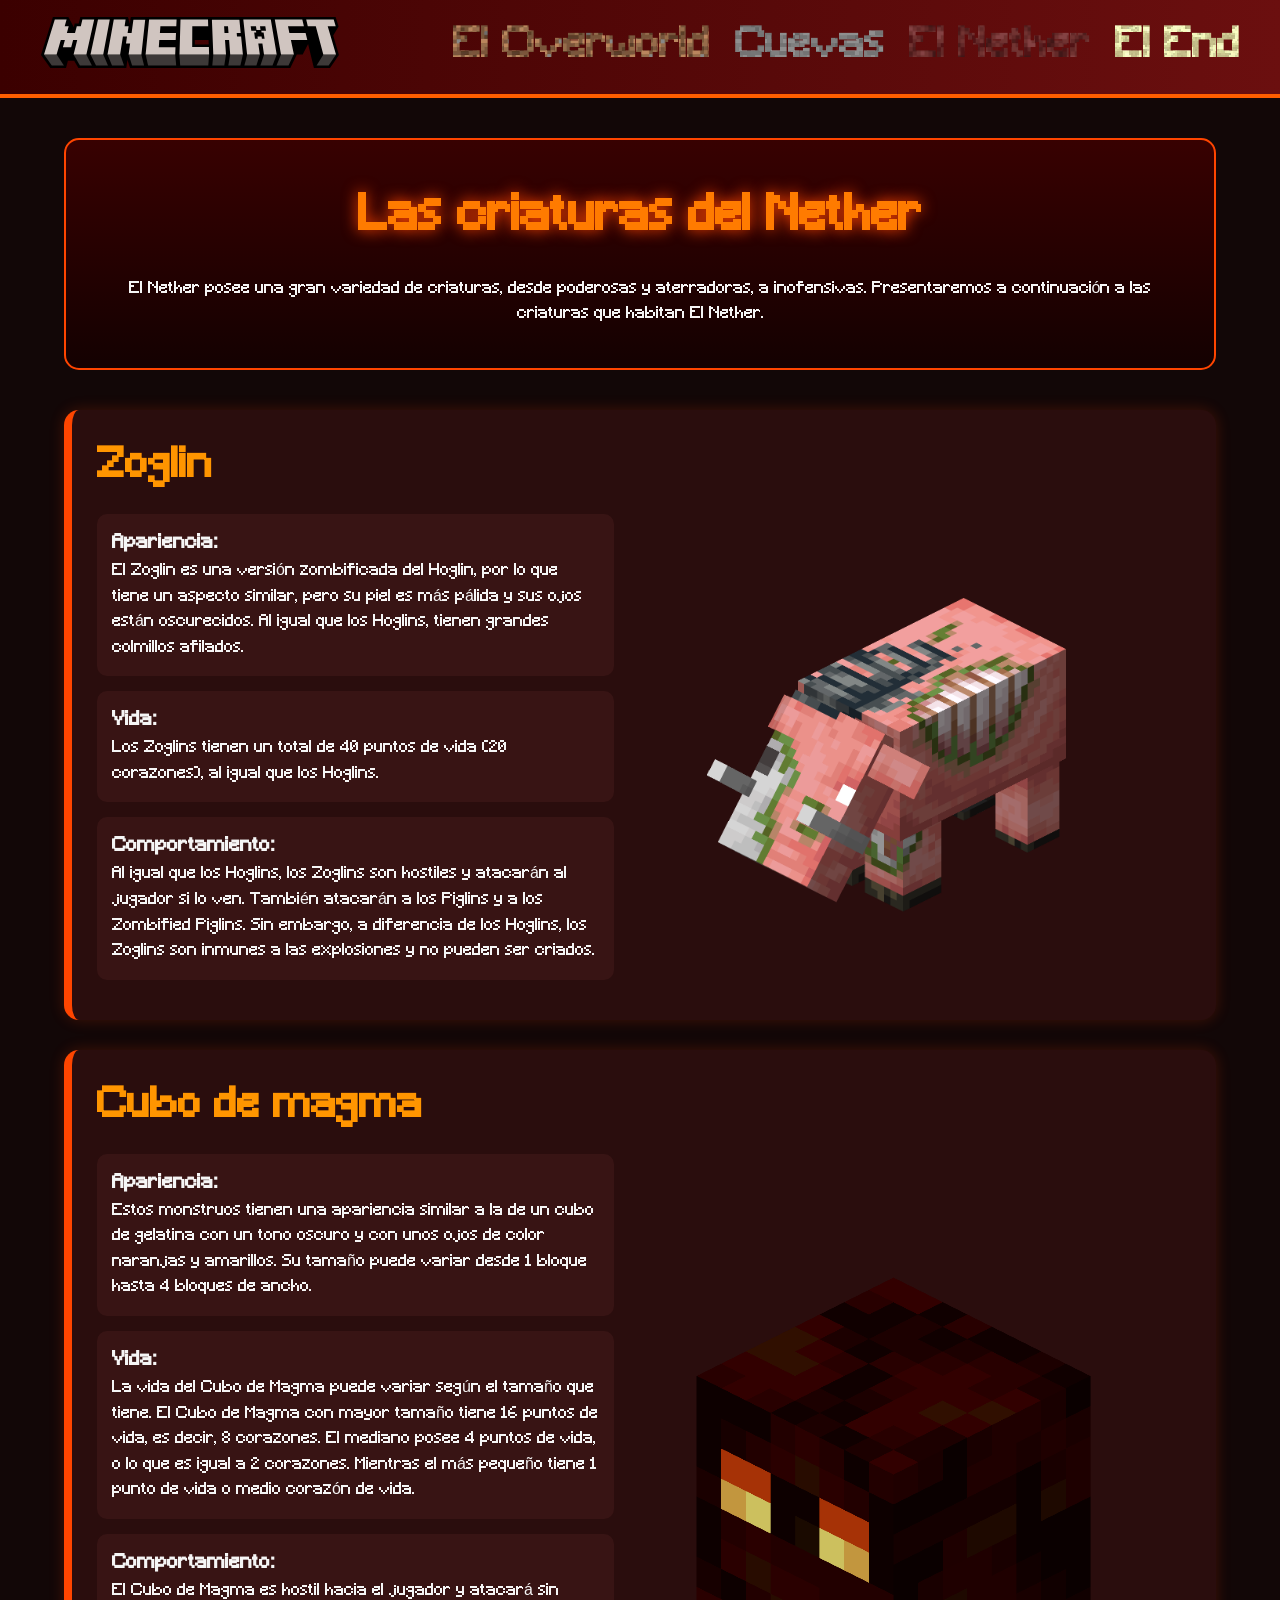
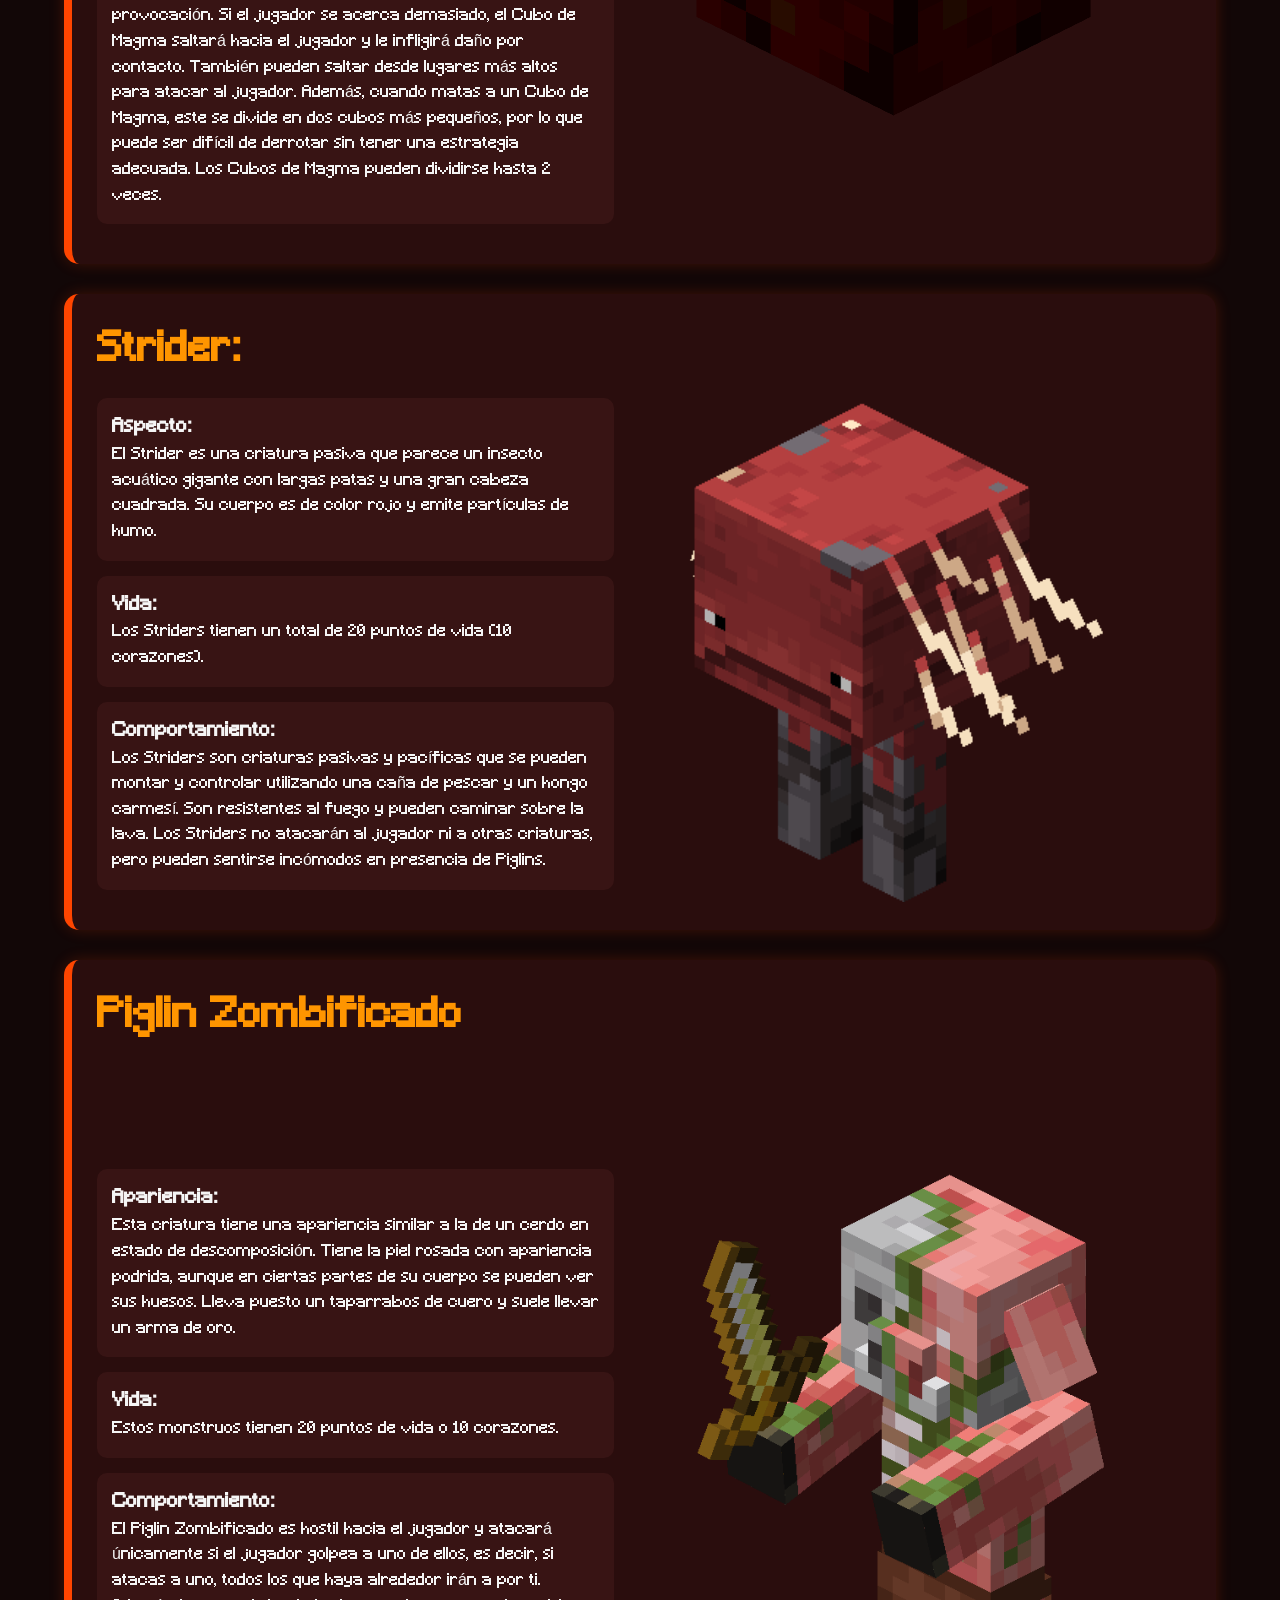
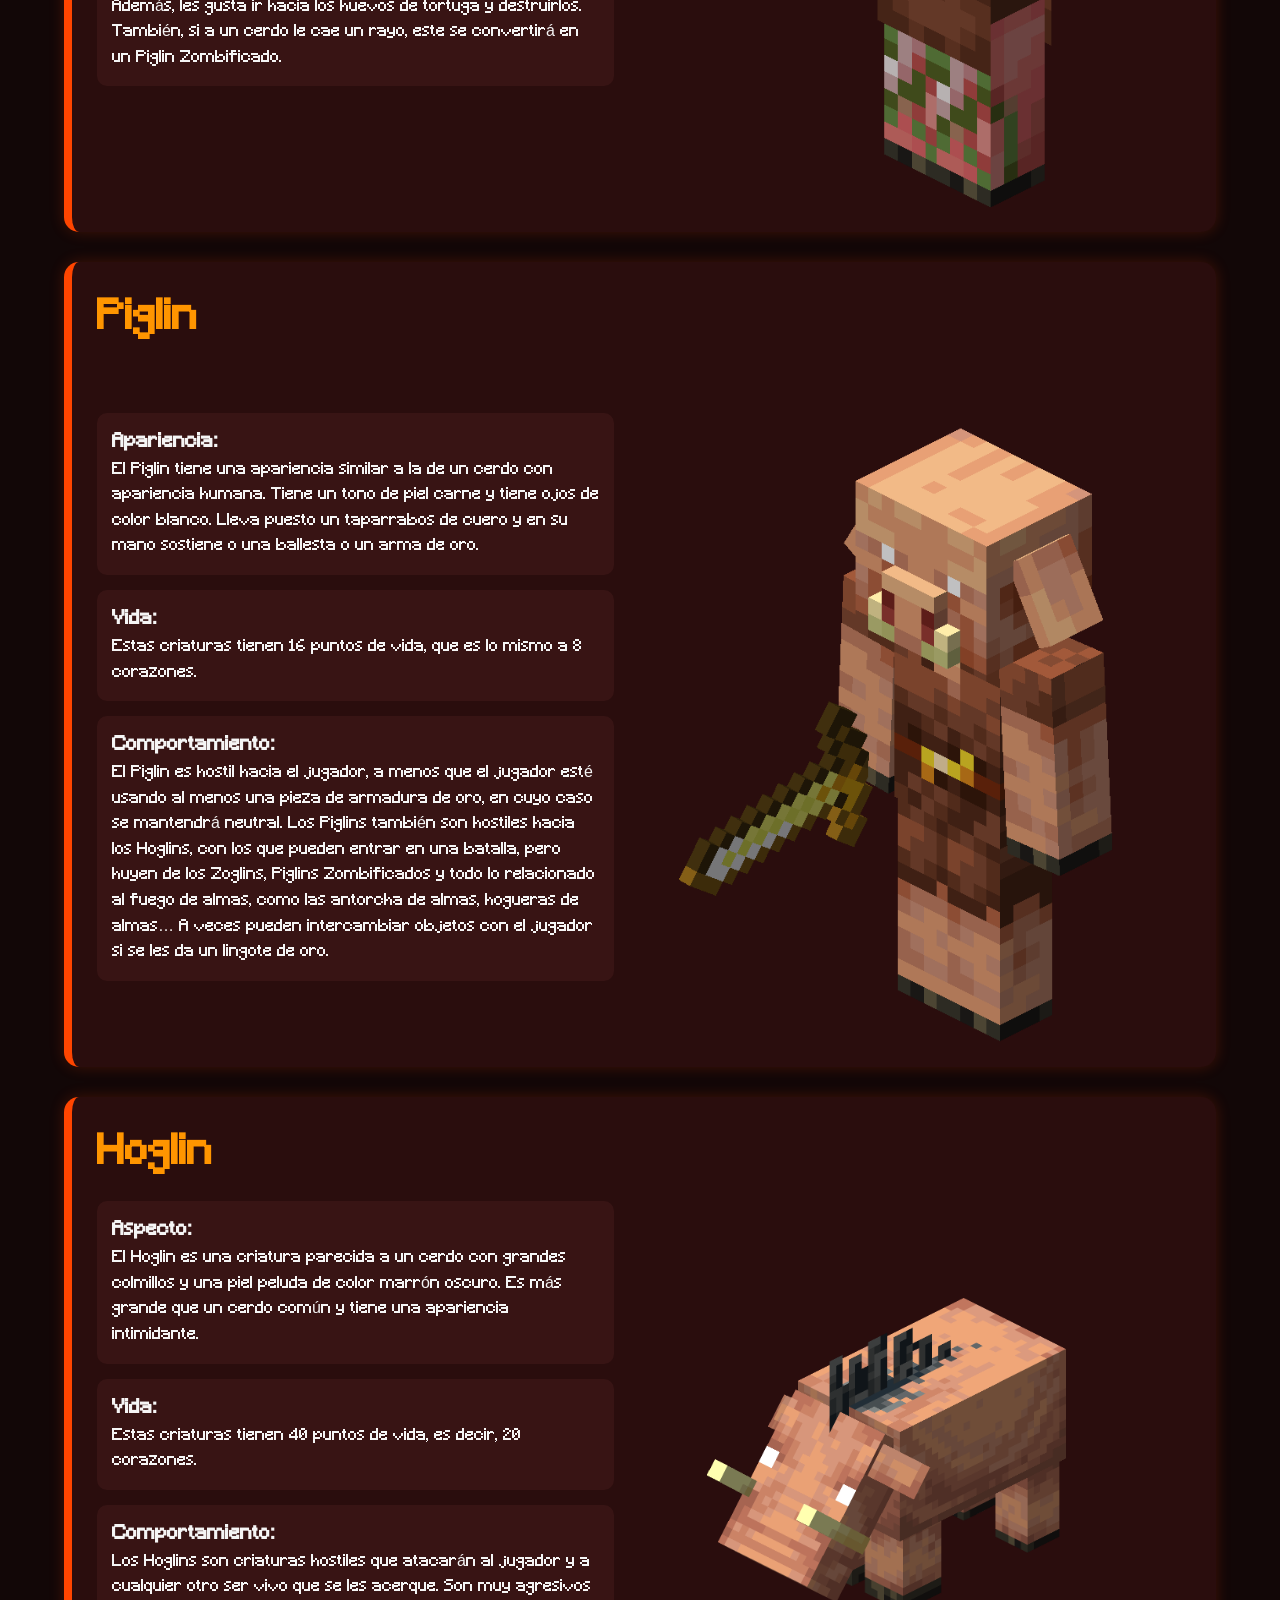
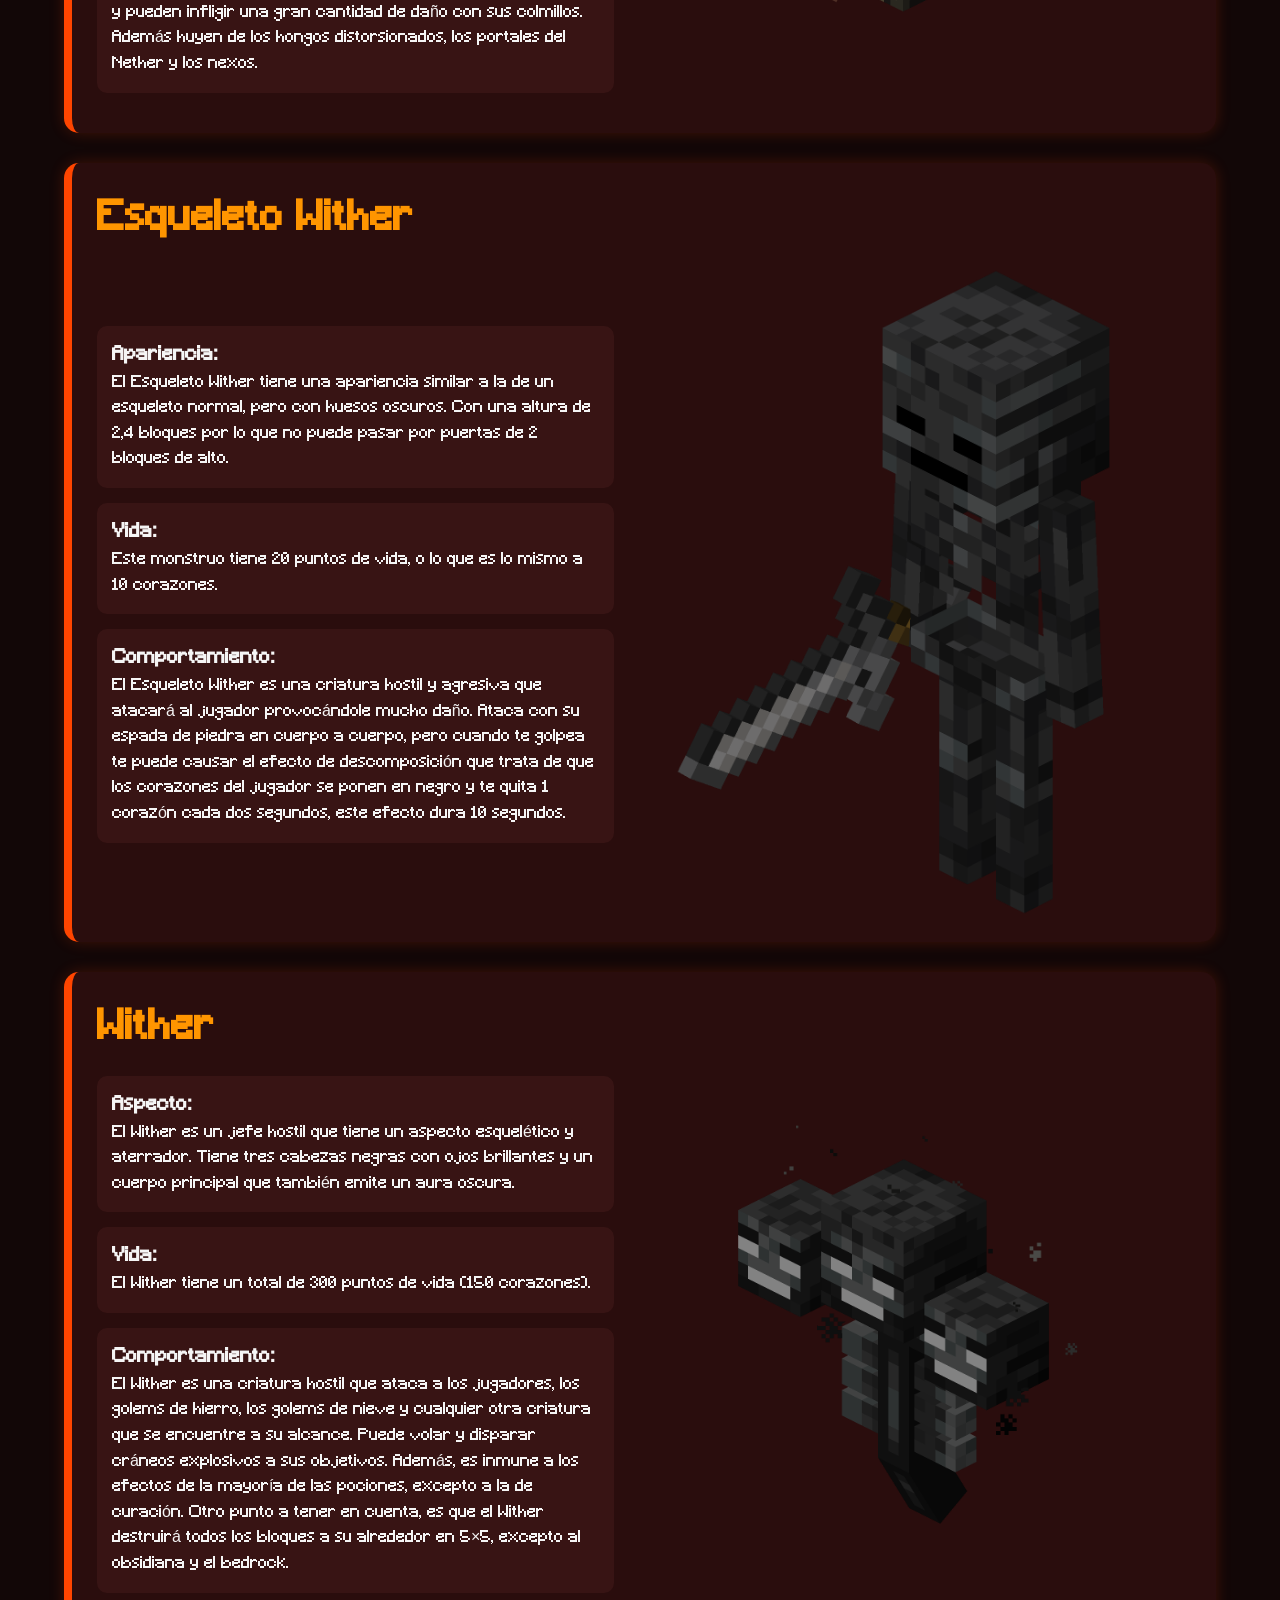
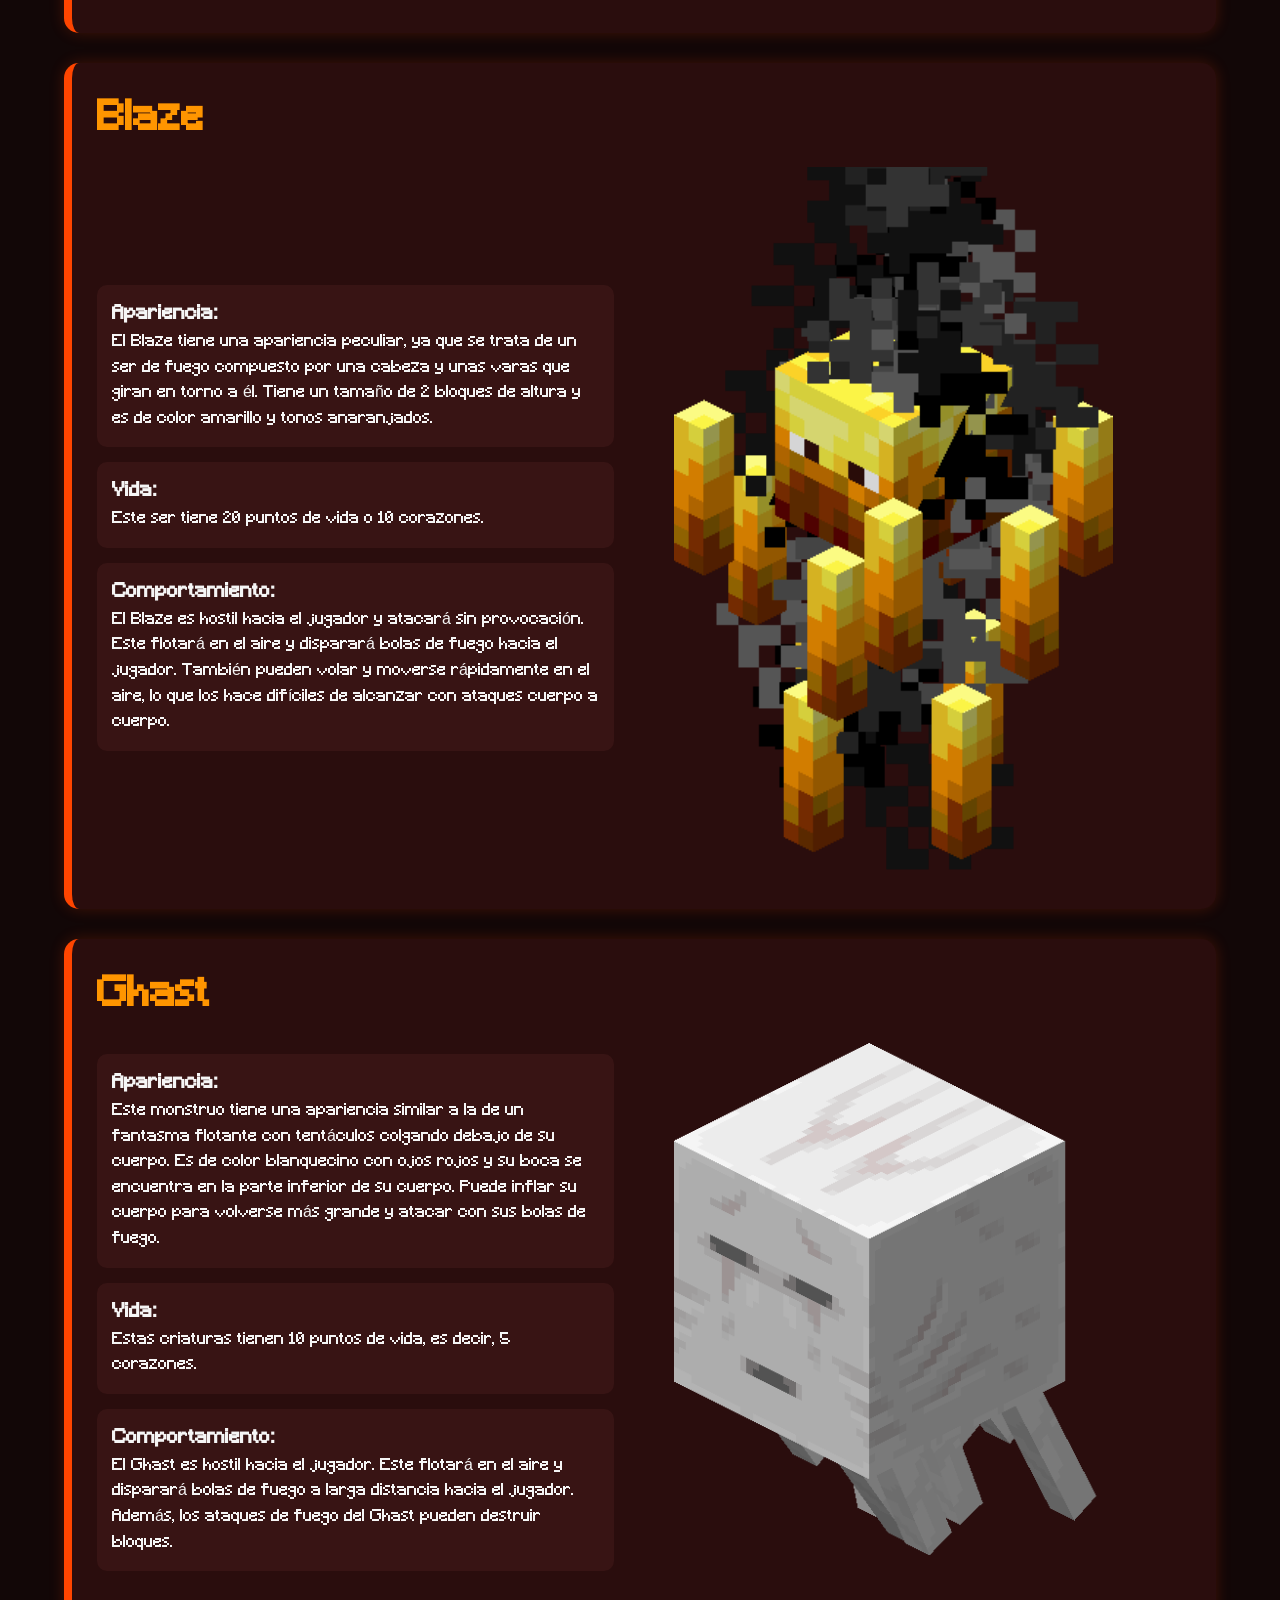
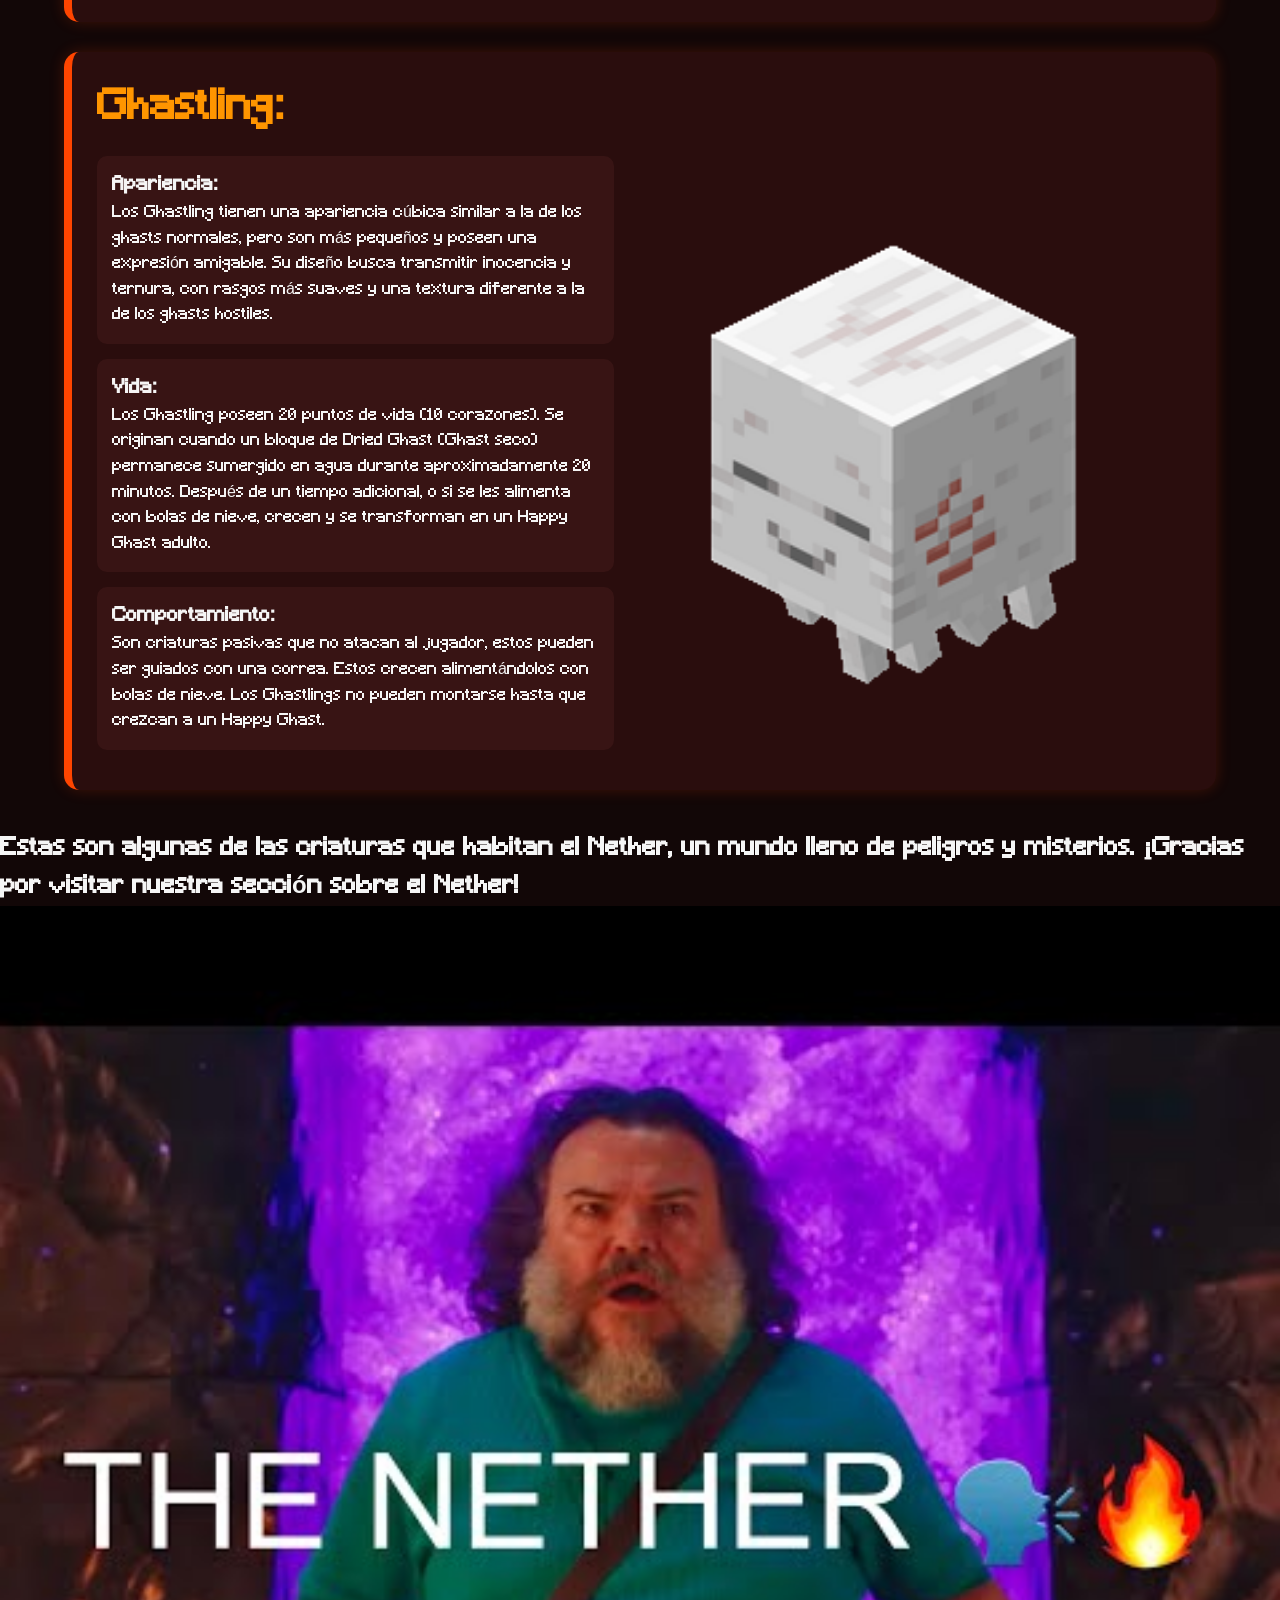
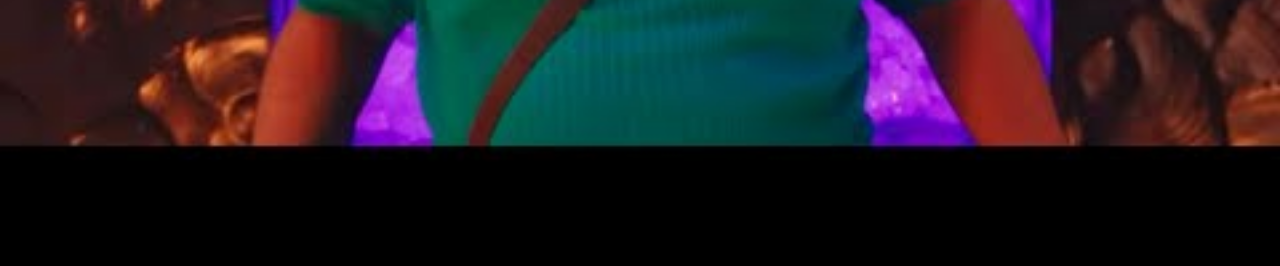
<file: pages/nether.html>
<!DOCTYPE html>
<html lang="es">

<head>
    <meta charset="UTF-8">
    <meta name="viewport" content="width=device-width, initial-scale=1.0">
    <meta name="author" content="Irma dominguez">
    <link rel="stylesheet" href="../static/css/style.css">
    <title>Nether</title>
</head>

<body class="body-n">
    <header class="header">
        <nav class="navbar-n">
            <div class="logodiv">
                <a href="https://skmedix.pl/">
                    <img class="logo" alt="logo" src="../static/images/logo.svg">
                </a>
            </div>
            <div class="nav-links-n">
                <a class="nig O" href="../index.html">El Overworld</a>
                <a class="nig C" href="../pages/caves.html">Cuevas</a>
                <a class="select N" href="../pages/nether.html">El Nether</a>
                <a class="nig E" href="../pages/end.html">El End</a>
            </div>
        </nav>
    </header>
    <main class="main-n">
        <div class="presentacion-criaturas-nether">
            <h1>Las criaturas del Nether</h1>
            <p>El Nether posee una gran variedad de criaturas, desde poderosas y aterradoras, a inofensivas.
                Presentaremos a continuación a las criaturas que habitan El Nether.
            </p>
        </div>
        <section class="lista-criaturas-nether">
            <div class="nether-criatura">
                <h2>Zoglin</h2>
                <div class="div-mob-n">
                    <div class="descripcion-criatura-nether">
                        <ul>
                            <li>
                                <h3>Apariencia:</h3> El Zoglin es una versión zombificada del Hoglin,
                                por lo que tiene un aspecto similar, pero su piel es más
                                pálida y sus ojos están oscurecidos. Al igual que los Hoglins,
                                tienen grandes colmillos afilados.
                            </li>
                            <li>
                                <h3>Vida:</h3> Los Zoglins tienen un total de 40 puntos de vida
                                (20 corazones), al igual que los Hoglins.
                            </li>
                            <li>
                                <h3>Comportamiento:</h3>Al igual que los Hoglins, los Zoglins son hostiles y
                                atacarán al jugador si lo ven. También atacarán a los Piglins y a los Zombified Piglins.
                                Sin embargo, a diferencia de los Hoglins, los Zoglins son inmunes a las explosiones y no
                                pueden
                                ser criados.
                            </li>
                        </ul>
                    </div>
                    <div class="img-mob-n">
                        <img src="../static/images/Zoglin.webp" alt="zoglin">
                    </div>
                </div>
            </div>
            <div class="nether-criatura">
                <h2>Cubo de magma</h2>
                <div class="div-mob-n">
                    <div class="descripcion-criatura-nether">
                        <ul>
                            <li>
                                <h3>Apariencia:</h3> Estos monstruos tienen una apariencia similar a la de un cubo de
                                gelatina con un tono oscuro
                                y con unos ojos de color naranjas y amarillos. Su tamaño puede variar desde 1 bloque
                                hasta 4
                                bloques de ancho.
                            </li>
                            <li>
                                <h3>Vida:</h3> La vida del Cubo de Magma puede variar según el tamaño que tiene. El Cubo
                                de
                                Magma
                                con mayor tamaño tiene 16 puntos de vida, es decir, 8 corazones. El mediano posee 4
                                puntos
                                de vida,
                                o lo que es igual a 2 corazones. Mientras el más pequeño tiene 1 punto de vida o medio
                                corazón de vida.
                            </li>
                            <li>
                                <h3>Comportamiento:</h3> El Cubo de Magma es hostil hacia el jugador y atacará sin
                                provocación. Si el jugador
                                se acerca demasiado, el Cubo de Magma saltará hacia el jugador y le infligirá daño por
                                contacto. También pueden
                                saltar desde lugares más altos para atacar al jugador. Además, cuando matas a un Cubo de
                                Magma, este se divide en
                                dos cubos más pequeños, por lo que puede ser difícil de derrotar sin tener una
                                estrategia
                                adecuada. Los Cubos de Magma
                                pueden dividirse hasta 2 veces.
                            </li>
                        </ul>
                    </div>
                    <div class="img-mob-n">
                        <img src="../static/images/magma-cube.png" alt="magma-cube">
                    </div>
                </div>
            </div>
            <div class="nether-criatura">
                <h2>Strider:</h2>
                <div class="div-mob-n">
                    <div class="descripcion-criatura-nether">
                        <ul>
                            <li>
                                <h3>Aspecto:</h3> El Strider es una criatura pasiva que parece un insecto acuático
                                gigante
                                con largas patas y una gran cabeza
                                cuadrada. Su cuerpo es de color rojo y emite partículas de humo.
                            </li>
                            <li>
                                <h3>Vida:</h3> Los Striders tienen un total de 20 puntos de vida (10 corazones).
                            </li>
                            <li>
                                <h3>Comportamiento:</h3> Los Striders son criaturas pasivas y pacíficas que se pueden
                                montar
                                y controlar utilizando una caña de
                                pescar y un hongo carmesí. Son resistentes al fuego y pueden caminar sobre la lava. Los
                                Striders no atacarán al jugador ni a otras
                                criaturas, pero pueden sentirse incómodos en presencia de Piglins.
                            </li>
                        </ul>
                    </div>
                    <div class="img-mob-n">
                        <img src="../static/images/strider.gif" alt="strider">
                    </div>
                </div>
            </div>
            <div class="nether-criatura">
                <h2>Piglin Zombificado</h2>
                <div class="div-mob-n">
                    <div class="descripcion-criatura-nether">
                        <ul>
                            <li>
                                <h3>Apariencia:</h3> Esta criatura tiene una apariencia similar a la de un cerdo en
                                estado
                                de descomposición. Tiene la piel rosada
                                con apariencia podrida, aunque en ciertas partes de su cuerpo se pueden ver sus huesos.
                                Lleva puesto un taparrabos de cuero y suele
                                llevar un arma de oro.
                            </li>
                            <li>
                                <h3>Vida:</h3> Estos monstruos tienen 20 puntos de vida o 10 corazones.
                            </li>
                            <li>
                                <h3>Comportamiento:</h3> El Piglin Zombificado es hostil hacia el jugador y atacará
                                únicamente si el jugador golpea a uno de ellos,
                                es decir, si atacas a uno, todos los que haya alrededor irán a por ti. Además, les gusta
                                ir
                                hacia los huevos de tortuga y destruirlos.
                                También, si a un cerdo le cae un rayo, este se convertirá en un Piglin Zombificado.
                            </li>
                        </ul>
                    </div>
                    <div class="img-mob-n">
                        <img src="../static/images/zombie-piglin.webp" alt="zombie piglin">
                    </div>
                </div>
            </div>
            <div class="nether-criatura">
                <h2>Piglin</h2>
                <div class="div-mob-n">
                    <div class="descripcion-criatura-nether">
                        <ul>
                            <li>
                                <h3>Apariencia:</h3> El Piglin tiene una apariencia similar a la de un cerdo con
                                apariencia
                                humana. Tiene un tono de piel carne y tiene
                                ojos de color blanco. Lleva puesto un taparrabos de cuero y en su mano sostiene o una
                                ballesta o un arma de oro.
                            </li>
                            <li>
                                <h3>Vida:</h3> Estas criaturas tienen 16 puntos de vida, que es lo mismo a 8 corazones.
                            </li>
                            <li>
                                <h3>Comportamiento:</h3> El Piglin es hostil hacia el jugador, a menos que el jugador
                                esté
                                usando al menos una pieza de armadura de oro,
                                en cuyo caso se mantendrá neutral. Los Piglins también son hostiles hacia los Hoglins,
                                con
                                los que pueden entrar en una batalla, pero huyen
                                de los Zoglins, Piglins Zombificados y todo lo relacionado al fuego de almas, como las
                                antorcha de almas, hogueras de almas… A veces pueden
                                intercambiar objetos con el jugador si se les da un lingote de oro.
                            </li>
                        </ul>
                    </div>
                    <div class="img-mob-n">
                        <img src="../static/images/Piglin.webp" alt="piglin">
                    </div>
                </div>
            </div>
            <div class="nether-criatura">
                <h2>Hoglin</h2>
                <div class="div-mob-n">
                    <div class="descripcion-criatura-nether">
                        <ul>
                            <li>
                                <h3>Aspecto:</h3> El Hoglin es una criatura parecida a un cerdo con grandes colmillos y
                                una
                                piel peluda de color marrón oscuro. Es más grande
                                que un cerdo común y tiene una apariencia intimidante.
                            </li>
                            <li>
                                <h3>Vida:</h3>Estas criaturas tienen 40 puntos de vida, es decir, 20 corazones.
                            </li>
                            <li>
                                <h3>Comportamiento:</h3> Los Hoglins son criaturas hostiles que atacarán al jugador y a
                                cualquier otro ser vivo que se les acerque. Son muy
                                agresivos y pueden infligir una gran cantidad de daño con sus colmillos. Además huyen de
                                los
                                hongos distorsionados, los portales del Nether
                                y los nexos.
                            </li>
                        </ul>
                    </div>
                    <div class="img-mob-n">
                        <img src="../static/images/Hoglin.png" alt="Hoglin">
                    </div>
                </div>
            </div>
            <div class="nether-criatura">
                <h2>Esqueleto Wither</h2>
                <div class="div-mob-n">
                    <div class="descripcion-criatura-nether">
                        <ul>
                            <li>
                                <h3>Apariencia:</h3> El Esqueleto Wither tiene una apariencia similar a la de un
                                esqueleto
                                normal, pero con huesos oscuros. Con una altura
                                de 2,4 bloques por lo que no puede pasar por puertas de 2 bloques de alto.
                            </li>
                            <li>
                                <h3>Vida:</h3> Este monstruo tiene 20 puntos de vida, o lo que es lo mismo a 10
                                corazones.
                            </li>
                            <li>
                                <h3>Comportamiento:</h3> El Esqueleto Wither es una criatura hostil y agresiva que
                                atacará
                                al jugador provocándole mucho daño. Ataca con su espada
                                de piedra en cuerpo a cuerpo, pero cuando te golpea te puede causar el efecto de
                                descomposición que trata de que los corazones del jugador se ponen
                                en negro y te quita 1 corazón cada dos segundos, este efecto dura 10 segundos.
                            </li>
                        </ul>
                    </div>
                    <div class="img-mob-n">
                        <img src="../static/images/Wither_Skeleton.webp" alt="wither skeleton">
                    </div>
                </div>
            </div>
            <div class="nether-criatura">
                <h2>Wither</h2>
                <div class="div-mob-n">
                    <div class="descripcion-criatura-nether">
                        <ul>
                            <li>
                                <h3>Aspecto:</h3> El Wither es un jefe hostil que tiene un aspecto esquelético y
                                aterrador.
                                Tiene tres cabezas negras con ojos brillantes y un cuerpo
                                principal que también emite un aura oscura.
                            </li>
                            <li>
                                <h3>Vida:</h3> El Wither tiene un total de 300 puntos de vida (150 corazones).
                            </li>
                            <li>
                                <h3>Comportamiento:</h3> El Wither es una criatura hostil que ataca a los jugadores, los
                                golems de hierro, los golems de nieve y cualquier otra criatura
                                que se encuentre a su alcance. Puede volar y disparar cráneos explosivos a sus
                                objetivos.
                                Además, es inmune a los efectos de la mayoría de las pociones,
                                excepto a la de curación. Otro punto a tener en cuenta, es que el Wither destruirá todos
                                los
                                bloques a su alrededor en 5×5, excepto al obsidiana y el bedrock.
                            </li>
                        </ul>
                    </div>
                    <div class="img-mob-n">
                        <img src="../static/images/Wither.png" alt="wither">
                    </div>
                </div>
            </div>
            <div class="nether-criatura">
                <h2>Blaze</h2>
                <div class="div-mob-n">
                    <div class="descripcion-criatura-nether">
                        <ul>
                            <li>
                                <h3>Apariencia:</h3> El Blaze tiene una apariencia peculiar, ya que se trata de un ser
                                de
                                fuego compuesto por una cabeza y unas varas que giran en torno a él.
                                Tiene un tamaño de 2 bloques de altura y es de color amarillo y tonos anaranjados.
                            </li>
                            <li>
                                <h3>Vida:</h3> Este ser tiene 20 puntos de vida o 10 corazones.
                            </li>
                            <li>
                                <h3>Comportamiento:</h3> El Blaze es hostil hacia el jugador y atacará sin provocación.
                                Este
                                flotará en el aire y disparará bolas de fuego hacia el jugador.
                                También pueden volar y moverse rápidamente en el aire, lo que los hace difíciles de
                                alcanzar
                                con ataques cuerpo a cuerpo.
                            </li>
                        </ul>
                    </div>
                    <div class="img-mob-n">
                        <img src="../static/images/Blaze.gif" alt="Blaze">
                    </div>
                </div>
            </div>
            <div class="nether-criatura">
                <h2>Ghast</h2>
                <div class="div-mob-n">
                    <div class="descripcion-criatura-nether">
                        <ul>
                            <li>
                                <h3>Apariencia:</h3> Este monstruo tiene una apariencia similar a la de un fantasma
                                flotante
                                con tentáculos colgando debajo de su cuerpo. Es de color blanquecino
                                con ojos rojos y su boca se encuentra en la parte inferior de su cuerpo. Puede inflar su
                                cuerpo para volverse más grande y atacar con sus bolas de fuego.
                            </li>
                            <li>
                                <h3>Vida:</h3> Estas criaturas tienen 10 puntos de vida, es decir, 5 corazones.
                            </li>
                            <li>
                                <h3>Comportamiento:</h3> El Ghast es hostil hacia el jugador. Este flotará en el aire y
                                disparará bolas de fuego a larga distancia hacia el jugador.
                                Además, los ataques de fuego del Ghast pueden destruir bloques.
                            </li>
                        </ul>
                    </div>
                    <div class="img-mob-n">
                        <img src="../static/images/ghast.gif" alt="ghast">
                    </div>
                </div>
            </div>
            <div class="nether-criatura">
                <h2>Ghastling:</h2>
                <div class="div-mob-n">
                    <div class="descripcion-criatura-nether">
                        <ul>
                            <li>
                                <h3>Apariencia:</h3>
                                Los Ghastling tienen una apariencia cúbica similar a la de los ghasts normales, pero
                                son más pequeños y poseen una expresión amigable. Su diseño busca
                                transmitir inocencia y ternura, con rasgos más suaves y una textura diferente a la
                                de los ghasts hostiles.
                            </li>
                            <li>
                                <h3>Vida:</h3>
                                Los Ghastling poseen 20 puntos de vida (10 corazones). Se originan cuando un
                                bloque de Dried Ghast (Ghast seco) permanece sumergido en agua durante
                                aproximadamente 20 minutos. Después de un tiempo adicional, o si se les
                                alimenta con bolas de nieve, crecen y se transforman en un Happy Ghast
                                adulto.
                            </li>
                            <li>
                                <h3>Comportamiento:</h3>
                                Son criaturas pasivas que no atacan al jugador, estos pueden ser guiados con
                                una correa. Estos crecen alimentándolos con bolas de nieve.
                                Los Ghastlings no pueden montarse hasta que crezcan a un Happy Ghast.
                            </li>
                        </ul>
                    </div>
                    <div class="img-mob-n">
                        <img src="../static/images/ghastling.gif" alt="ghastling">
                    </div>
                </div>
            </div>
        </section>
    </main>
    <footer class="footer-n">
        <h2>
            Estas son algunas de las criaturas que habitan el Nether,
            un mundo lleno de peligros y misterios.
            ¡Gracias por visitar nuestra sección sobre el Nether!
        </h2>
        <img src="../static/images/the-nether.jpg" alt="momon">
    </footer>

    <audio id="musicaFondo" autoplay loop src="../static/audio/Pigstep.mp3"></audio>
    <div id="transicion"></div>
    <script src="../static/js/script.js"></script>
    <audio id="portalSound" src="../static/audio/portal.mp3"></audio>
    <audio id="endMusic" src="../static/audio/end-theme.mp3"></audio>
</body>

</html>
</file>
<file: static/css/style.css>
* {
    margin: 0;
    padding: 0;
    box-sizing: border-box;
    font-family: 'MinecraftFont', Arial, Helvetica, sans-serif;
}

@font-face {
    font-family: 'MinecraftFont';
    src: url('../fuente/Minecraft.ttf') format('truetype');
}

body {
    background: #1e1e1e;
    color: white;
    line-height: 1.6;
}

.logo {
    width: 300px;
    transition: all .3s ease, margin-left .5s ease;
}

.logo:hover {
    filter: drop-shadow(0 0 12px white);
    transform: rotate(5deg);
    margin-left: 50px;
}

.select {
    color: white;
    font-size: 40px;
    font-weight: bold;
}

/* ==================================================
LINKS DE MUNDOS
================================================== */

.O,
.C,
.N,
.E {
    font-size: 40px;
    font-weight: bold;
    color: transparent;
    background-size: contain;
    background-clip: text;
    -webkit-background-clip: text;
    -webkit-text-fill-color: transparent;
}

.O {
    background-image: url('../images/tierra.webp');
}

.C {
    background-image: url('../images/piedra.webp');
}

.N {
    background-image: url('../images/netherrack.jpg');
}

.E {
    background-image: url('../images/end stone.jpg');
}

/* ==================================================
HOVER LINKS MUNDOS
================================================== */

.O:hover {
    text-shadow: 0 0 10px #4CAF50;
    background-color: #9af19d;
    background-image: none;
    transform: scale(1.2);
    transition: .6s;
}

.C:hover {
    text-shadow: 0 0 10px #9E9E9E;
    background-color: #a3a3a3;
    background-image: none;
    transform: scale(1.2);
}

.N:hover {
    text-shadow: 0 0 10px #FF4500;
    background-color: #FF4500;
    background-image: none;
    transform: scale(1.2);
    transition: .6s;
}

.E:hover {
    text-shadow: 0 0 10px #A020F0;
    background-color: #A020F0;
    background-image: none;
    transform: scale(1.2);
    transition: .6s;
}

/* ==================================================
NAVBAR OVERWORLD
================================================== */

.navbar {
    background: #2d5a27;
    display: flex;
    justify-content: space-between;
    align-items: center;
    padding: 15px 40px;
    border-bottom: 4px solid #7c5a35;
}

.nav-links {
    display: flex;
    gap: 25px;
}

.nav-links a {
    text-decoration: none;
    color: white;
    font-weight: bold;
    transition: .3s;
}

/* ==================================================
OVERWORLD
================================================== */

.intro-over {
    background: linear-gradient(rgba(0, 0, 0, .7),
            rgba(0, 0, 0, .7));
    padding: 50px;
    text-align: center;
}

.intro-over-texto {
    max-width: 1000px;
    margin: auto;
}

.intro-over-texto p {
    font-size: 1.1rem;
    margin-bottom: 20px;
}

.bioma-llanura,
.bioma-bosques,
.bioma-montañas,
.bioma-desiertos,
.bioma-Raros {
    padding: 40px;
    margin: 30px;
    background: #2b2b2b;
    border: 3px solid #4e7c3f;
    border-radius: 15px;
}

.intro-bioma-over {
    text-align: center;
    margin-bottom: 30px;
}

.intro-bioma-over h2 {
    font-size: 2rem;
    color: #6dff4f;
    margin-bottom: 15px;
}

.img-bioma {
    height: 400px;
    background: url('../images/Plains.jpeg');
    background-size: cover;
    border-radius: 20px;
    border: 3px solid #2d5a27;
    margin-bottom: 20px;
}
.img-bioma-b {
    height: 400px;
    background: url('../images/bosque.jfif');
    background-size: cover;
    border-radius: 20px;
    border: 3px solid #2d5a27;
    margin-bottom: 20px;
}

.img-bioma-d {
    height: 400px;
    background: url('../images/desierto.jfif');
    background-size: cover;
    border-radius: 20px;
    border: 3px solid #2d5a27;
    margin-bottom: 20px;
}


.img-bioma-cuevas{
    display:flex;
    align-items:center;
    justify-content: center;
}
.img-bioma-cuevas img{
    width:70%;
}
.mobs-over {
    display: flex;
    flex-direction: column;
    gap: 20px;
}

.mob-over {
    display: flex;
    justify-content: space-between;
    align-items: center;
    background: #3a3a3a;
    padding: 20px;
    border-radius: 10px;
    border-left: 8px solid #4caf50;
}

.texto-mob-over {
    flex: 1;
    padding-right: 20px;
}

.texto-mob-over h2 {
    color: #8cff66;
    margin-bottom: 10px;
}

.img-mob-over {
    width: 180px;
    text-align: center;
}

.mob,
.mobC,
.img-mob-over img {
    width: 150px;
    max-width: 100%;
    object-fit: contain;
}

.mats {
    margin-top: 40px;
}

.mats h2 {
    text-align: center;
    color: #ffc107;
    margin-bottom: 25px;
}

.Material {
    display: flex;
    align-items: center;
    gap: 20px;
    background: #383838;
    padding: 15px;
    margin-bottom: 15px;
    border-radius: 10px;
}

.img-mats-over img {
    width: 100px;
    height: 100px;
    object-fit: contain;
}

.texto-mats-over h3 {
    color: #ffdc73;
}

.diccionario-over {
    margin-top: 50px;
    padding: 30px;
    background: #111;
    border-top: 4px solid #4caf50;
}

.diccionario-over h2 {
    color: #8cff66;
    margin-bottom: 15px;
}

.diccionario-over ul {
    margin-left: 20px;
}

/* ==================================================
NETHER
================================================== */

.body-n {
    background: #120707;
    color: #f5f5f5;
}

.navbar-n {
    background: linear-gradient(90deg, #3b0000, #6b0f0f);
    display: flex;
    justify-content: space-between;
    align-items: center;
    padding: 15px 40px;
    border-bottom: 4px solid #ff5e00;
}

.nav-links-n {
    display: flex;
    gap: 25px;
    align-items: center;
}

.nav-links-n a {
    text-decoration: none;
    color: white;
    font-weight: bold;
}

.main-n {
    width: 90%;
    max-width: 1200px;
    margin: auto;
    padding: 40px 0;
}

.presentacion-criaturas-nether {
    text-align: center;
    background: linear-gradient(rgba(60, 0, 0, .9),
            rgba(20, 0, 0, .9));
    padding: 40px;
    border-radius: 15px;
    border: 2px solid #ff4500;
    margin-bottom: 40px;
}

.presentacion-criaturas-nether h1 {
    color: #ff7b00;
    font-size: 3rem;
    margin-bottom: 20px;
    text-shadow: 0 0 15px #ff4500;
}

.lista-criaturas-nether {
    display: flex;
    flex-direction: column;
    gap: 30px;
}

.nether-criatura {
    display: flex;
    flex-direction: column;
    background: #2a0d0d;
    border-left: 8px solid #ff4500;
    border-radius: 15px;
    padding: 25px;
    transition: .3s;
    box-shadow: 0 0 15px rgba(255, 69, 0, .2);
}

.div-mob-n {
    display: flex;
    flex-wrap: wrap;
    flex-direction: row;
    gap: 60px;
    align-items: center;
}

.img-mob-n {
    display: flex;
    flex: 1;
    height: auto;
    align-items: center;

}

.img-mob-n img {
    width: 85%;
}

.descripcion-criatura-nether {
    display: flex;
    flex: 1;
    flex-direction: column;
    gap: 20px;
}

.nether-criatura:hover {
    transform: translateY(-8px) scale(1.02);
    box-shadow: 0 0 25px rgba(255, 69, 0, .5);
}

.nether-criatura h2 {
    color: #ff9500;
    margin-bottom: 15px;
    font-size: 40px;
}

.nether-criatura h2:hover {
    color: #ff9900;
    text-shadow:
        0 0 10px #ff4500,
        0 0 20px #ff7700;
}

.descripcion-criatura-nether ul {
    list-style: none;
}

.descripcion-criatura-nether li {
    margin-bottom: 15px;
    background: #381414;
    padding: 15px;
    border-radius: 10px;
}

.descripcion-criatura-nether h4 {
    display: inline;
    color: #ffae42;
}

/* ==================================================
CUEVAS
================================================== */

.body-c {
    background: #111418;
    color: #e5e5e5;
    line-height: 1.6;
}

.navbar-c {
    background: linear-gradient(90deg, #1d1f24, #31343d);
    display: flex;
    justify-content: space-between;
    align-items: center;
    padding: 15px 40px;
    border-bottom: 4px solid #00c8ff;
}

.nav-links-c {
    display: flex;
    gap: 25px;
}

.nav-links-c a {
    color: white;
    text-decoration: none;
    font-weight: bold;
}

.intro-cuevas {
    display: flex;
    align-items: center;
    justify-content: space-between;
    gap: 40px;
    padding: 50px;
    background: linear-gradient(rgba(20, 20, 25, .95),
            rgba(10, 10, 15, .95));
}

.intro-cuevas-texto {
    flex: 1;
}

.intro-cuevas-texto h1 {
    color: #00d9ff;
    font-size: 3rem;
    margin-bottom: 20px;
    text-shadow: 0 0 15px #00d9ff;
}

.intro-cuevas-imagen {
    flex: 1;
    text-align: center;
}

.intro-cuevas-imagen img {
    width: 100%;
    max-width: 450px;
}

.bioma-cuevas {
    margin: 30px;
    padding: 30px;
    background: #1d2229;
    border-radius: 15px;
    border-left: 8px solid #00d9ff;
    box-shadow: 0 0 15px rgba(0, 217, 255, .15);
}

.intro-bioma-cuevas {
    text-align: center;
    margin-bottom: 25px;
    display: flex;
    justify-content: center;
    flex-direction: column;
    gap:30px;
}

.intro-bioma-cuevas h2 {
    color: #5be8ff;
}
.comun{
    display: flex;
    flex-direction: column;
    padding: 40px;
}
.mobs-comun{
    display: flex;
    flex-direction:column;
    width: 80%;
}
.div-mobs-cuevas {
    display: flex;
    align-items: center;
    justify-content: space-between;
    gap: 25px;
    background: #252b35;
    margin-bottom: 20px;
    padding: 20px;
    border-radius: 12px;
    transition: .3s;
}

.div-mobs-cuevas:hover {
    transform: translateY(-8px) scale(1.02);
    box-shadow: 0 0 20px rgba(0, 217, 255, .3);
}

.texto-mobs-cuevas {
    flex: 1;
}

.texto-mobs-cuevas h2 {
    color: #7aefff;
    margin-bottom: 10px;
}

.texto-mobs-cuevas h2:hover {
    color: #7ef5ff;
    text-shadow: 0 0 15px #00d9ff;
}

.img-mob-cuevas {
    flex: 1;
    text-align: center;
}

.img-mob-cuevas img {
    width: 200px;
    max-width: 100%;
}

.Items-cuevas {
    padding: 30px;
    display: grid;
    grid-template-columns: repeat(auto-fit, minmax(350px, 1fr));
    gap: 20px;
}

.div-item-cuevas {
    background: #20252d;
    border-left: 6px solid #5be8ff;
    border-radius: 12px;
    padding: 20px;
    display: flex;
    align-items: center;
    gap: 20px;
    transition: .3s;
}

.div-item-cuevas:hover {
    box-shadow: 0 0 15px rgba(91, 232, 255, .4);
    border-left-width: 12px;
}

.img-item-cuevas img {
    width: 100px;
}

.img-item-cuevas img:hover {
    transform: rotate(5deg) scale(1.1);
    transition: .3s;
}

.texto-item-cuevas h2 {
    color: #5be8ff;
}

.estructuras-cuevas {
    padding: 30px;
}

.div-estructura-cuevas {
    display: flex;
    align-items: center;
    gap: 25px;
    background: #252b35;
    padding: 20px;
    margin-bottom: 20px;
    border-radius: 12px;
    border-left: 6px solid #00d9ff;
}

.texto-estructura-cuevas {
    flex: 1;
}

.texto-estructura-cuevas h2 {
    color: #7aefff;
    margin-bottom: 10px;
}

.img-estructura-cuevas img {
    width: 220px;
}

/* ==================================================
END
================================================== */

.body-e {
    background: #09070d;
    color: #f2f2f2;
}

.navbar-e {
    background: linear-gradient(90deg, #180023, #2d1040);
    display: flex;
    justify-content: space-between;
    align-items: center;
    padding: 15px 40px;
    border-bottom: 4px solid #b266ff;
}

.nav-links-e {
    display: flex;
    gap: 25px;
}

.nav-links-e a {
    text-decoration: none;
    color: white;
    font-weight: bold;
}

.intro-end {
    display: flex;
    justify-content: space-between;
    align-items: center;
    gap: 40px;
    padding: 50px;
    background: linear-gradient(rgba(20, 0, 30, .9),
            rgba(10, 0, 15, .9));
}

.intro-end-texto {
    flex: 1;
}

.intro-end-texto h1 {
    font-size: 3rem;
    color: #d6a8ff;
    margin-bottom: 20px;
    text-shadow: 0 0 15px #b266ff;
}

.intro-end-imagen {
    flex: 1;
    text-align: center;
}

.intro-end-imagen img {
    width: 100%;
    max-width: 450px;
    border-radius: 15px;
}

.criaturas-end,
.bloques-end,
.estructuras-end {
    padding: 40px;
}

.end-criatura,
.estructura-end {
    display: flex;
    align-items: center;
    justify-content: space-between;
    gap: 25px;
    background: #1b1025;
    margin-bottom: 25px;
    padding: 25px;
    border-left: 8px solid #b266ff;
    border-radius: 12px;
    transition: .3s;
}

.end-criatura-f {
    display: flex;
    flex-direction: column;
    align-items: center;
    gap: 25px;
    background: #1b1025;
    margin-bottom: 25px;
    padding: 25px;
    border-left: 8px solid #b266ff;
    border-radius: 12px;
}

.end-criatura:hover,
.end-criatura-f:hover {
    transform: translateY(-8px) scale(1.02);
    box-shadow: 0 0 20px rgba(178, 102, 255, .4);
}

.texto-criatura-end h2,
.texto-item-end h2,
.texto-estructura-end h2 {
    color: #d6a8ff;
    margin-bottom: 10px;
}

.texto-criatura-end h2:hover,
.texto-item-end h2:hover,
.texto-estructura-end h2:hover {
    text-shadow: 0 0 15px #b266ff;
}

.img-criatura-end img {
    width: 200px;
}

.img-item-end img {
    width: 120px;
}

.img-estructura-end img {
    width: 400px;
}

.img-criatura-end img:hover,
.img-estructura-end img:hover,
.img-item-end img:hover {
    transform: scale(1.1);
    transition: .3s;
}

.item-end {
    display: flex;
    align-items: center;
    gap: 25px;
    background: #21122d;
    margin-bottom: 20px;
    padding: 20px;
    border-radius: 12px;
    border-left: 6px solid #c68cff;
    transition: .3s;
}

.item-end:hover {
    box-shadow: 0 0 15px rgba(198, 140, 255, .5);
    border-left-width: 12px;
}

.estruc-e {
    border-radius: 20px;
    border: 2px solid #b700ff;
}

/* ==================================================
HOVERS GLOBALES
================================================== */

h1:hover,
h2:hover {
    letter-spacing: 2px;
    transition: .3s;
}

/* ==================================================
SCROLLBAR
================================================== */

::-webkit-scrollbar {
    width: 12px;
}

::-webkit-scrollbar-track {
    background: #111;
}

::-webkit-scrollbar-thumb {
    border-radius: 10px;
    background: #00d9ff;
}

::-webkit-scrollbar-thumb:hover {
    background: #d6a8ff;
}

/* ==================================================
RESPONSIVE
================================================== */

@media(max-width:768px) {

    .navbar,
    .navbar-c,
    .navbar-e,
    .navbar-n {
        flex-direction: column;
        gap: 15px;
    }

    .nav-links,
    .nav-links-c,
    .nav-links-e,
    .nav-links-n {
        flex-wrap: wrap;
        justify-content: center;
    }

    .intro-cuevas,
    .intro-end {
        flex-direction: column;
        text-align: center;
    }

    .mob-over,
    .div-mobs-cuevas,
    .div-item-cuevas,
    .div-estructura-cuevas,
    .end-criatura,
    .item-end,
    .estructura-end,
    .Material {
        flex-direction: column;
        text-align: center;
    }

    .intro-cuevas-texto h1,
    .intro-end-texto h1,
    .presentacion-criaturas-nether h1 {
        font-size: 2rem;
    }
}

/* ==================================================
TRANSICIONES ENTRE MUNDOS
================================================== */

#transicion {
    position: fixed;
    inset: 0;
    z-index: 9999;
    pointer-events: none;
}

/* OVERWORLD */

#transicion.overworld {
    background-image: url('../images/grass_block.png');
    background-repeat: repeat;
    background-size: 200px;
    animation: abrirOverworld 1s forwards;
}

/* CUEVAS */

#transicion.caves {
    background:
        repeating-linear-gradient(45deg,
            #555 0px,
            #555 40px,
            #333 40px,
            #333 80px);

    animation: romperPiedra 1s forwards;
}

/* NETHER */

#transicion.nether {
    background-image: url('../images/portal.gif');
    background-size: cover;
    animation: abrirNether 1s forwards;
}

/* END */

#transicion.end {
    background-image: url('../images/portal_end.gif');
    background-size: cover;
    animation: abrirEnd 1s forwards;
}

/* ==================================================
KEYFRAMES
================================================== */

@keyframes abrirOverworld {
    from {
        transform: translateY(100%);
    }

    to {
        transform: translateY(0%);
    }
}

@keyframes romperPiedra {
    0% {
        clip-path: circle(100%);
    }

    100% {
        clip-path: circle(0%);
    }
}

@keyframes abrirNether {
    0% {
        opacity: 0;
        transform: scale(0);
    }

    100% {
        opacity: 1;
        transform: scale(8);
    }
}

@keyframes abrirEnd {
    0% {
        opacity: 0;
        transform: scale(.1);
    }

    100% {
        opacity: 1;
        transform: scale(8);
    }
}

footer{
    display: flex;
    justify-content: center;
    flex-direction: column;
}

#transicion.overworld,
#transicion.caves,
#transicion.nether,
#transicion.end {
    opacity: 1 !important;
}

.momo {
    width: 100%;
}
.momo:hover {
    transform:none;
    filter:none;
    transition: none;
}

.variantes ul {
    display: flex;
    flex-direction: column;
    gap: 20px;
}

.variantes li {
    display: flex;
    align-items: center;
    justify-content: space-between;
}

.variante {
    width: 30%;
    border-radius: 20px;
    border: #4CAF50 2px solid;
}
.body-o img {
    transition: all 0.3s ease;
}

.body-o img:hover {
    transform: scale(1.1) rotate(2deg);
    filter: drop-shadow(0 0 15px #6dff4f);
}

.body-c img:hover{
    transform: scale(1.08) rotate(-2deg);
    filter: drop-shadow(0 0 15px #00d9ff);
    transition: .3s;
}
.img-mob-n img:hover {
    transform: scale(1.1);
    filter:
        drop-shadow(0 0 10px #ff4500)
        drop-shadow(0 0 20px #ff7700);
    transition: .3s;
}

.main-e img:hover{
    transform: scale(1.08) rotate(2deg);
    filter:
        drop-shadow(0 0 10px #b266ff)
        drop-shadow(0 0 20px #d6a8ff);
    transition: .3s;
}

.boss{
    width: 100%;
    display:flex;
    justify-content: center;
}
.boss img{
    width: 80%;
}
</file>
